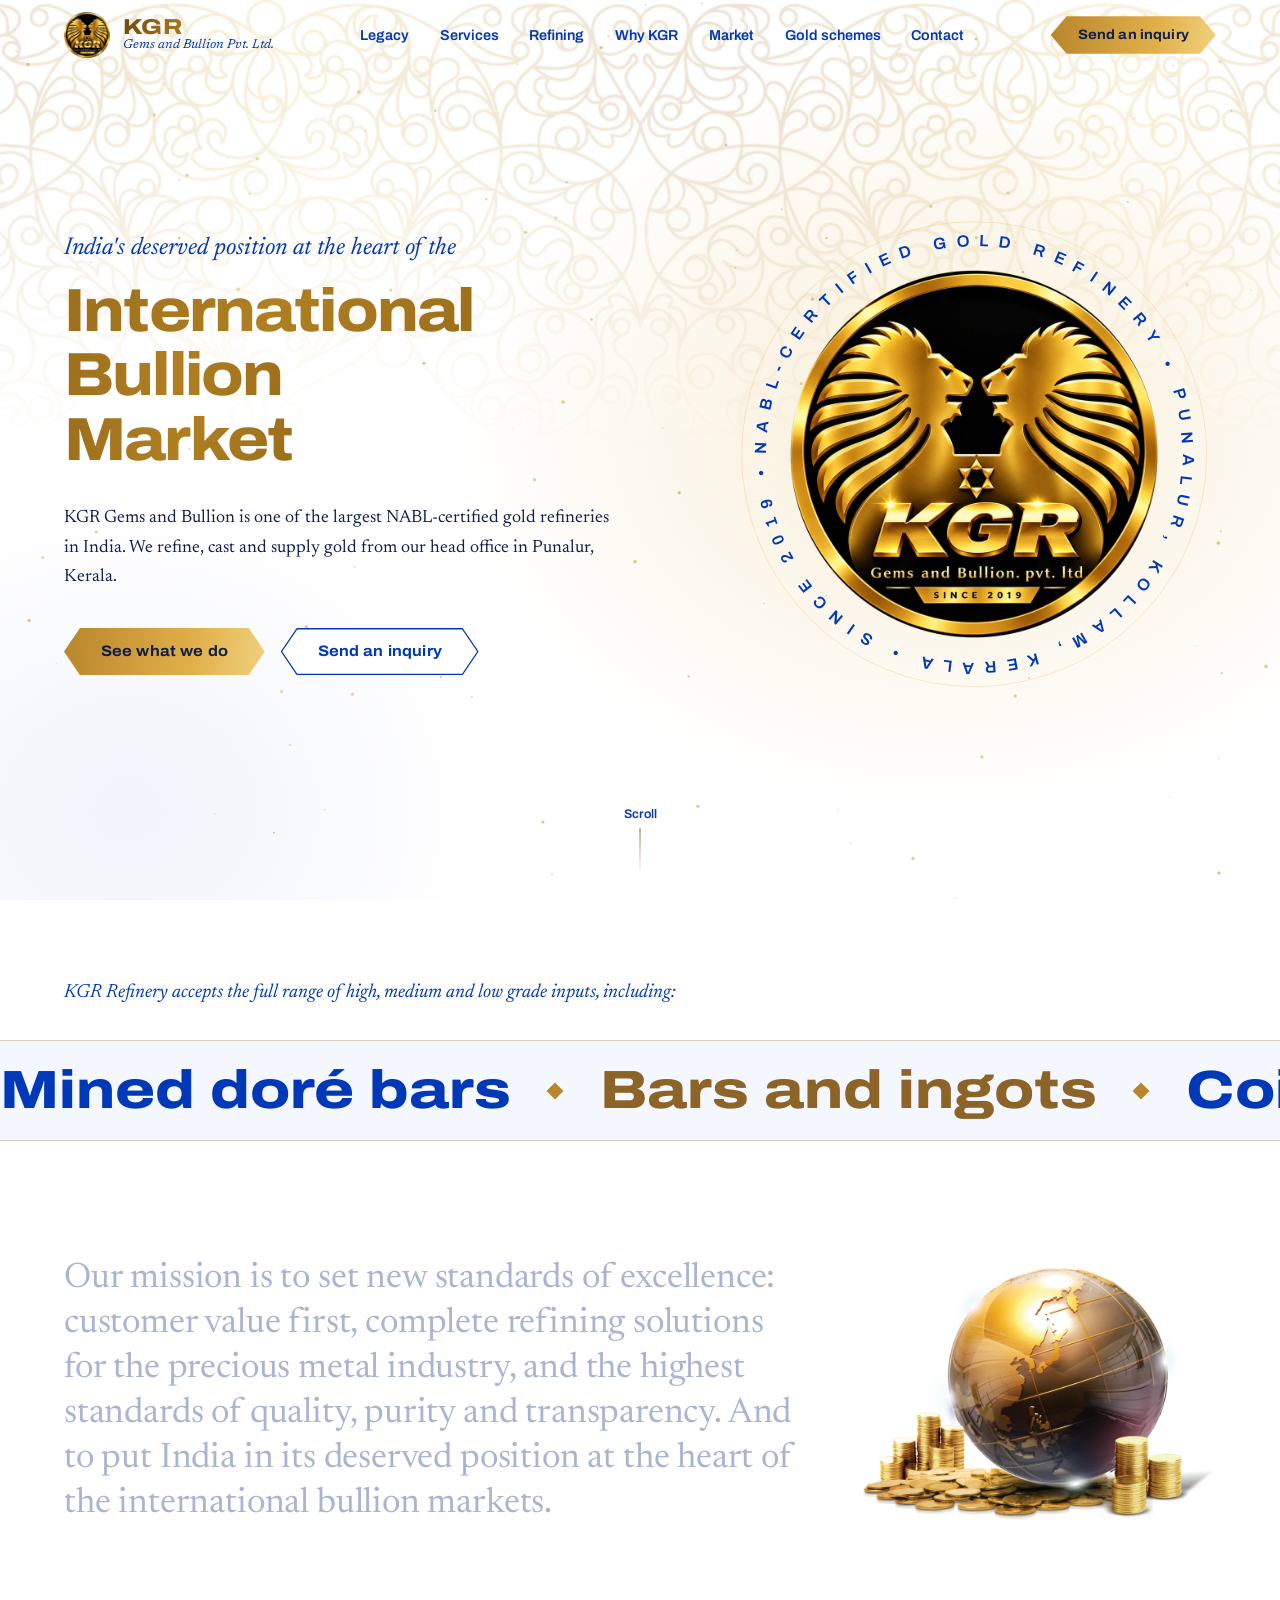
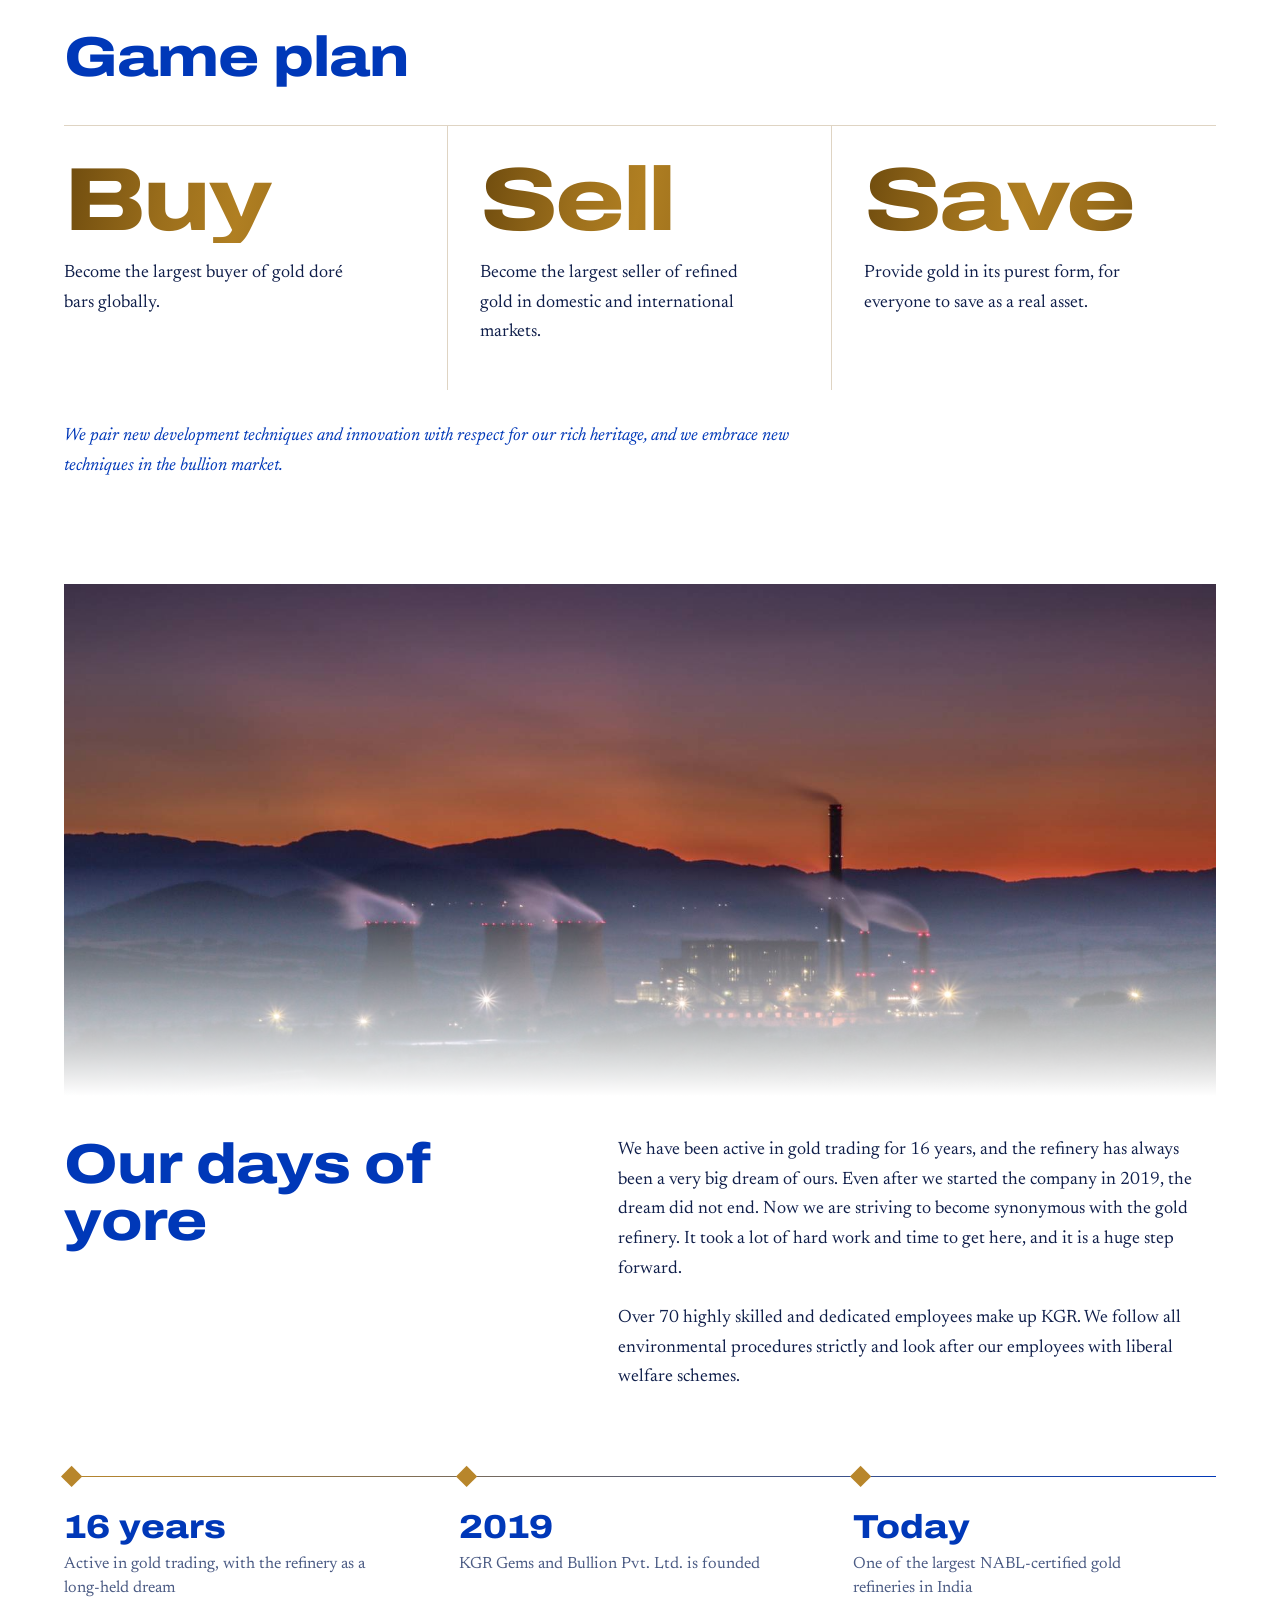
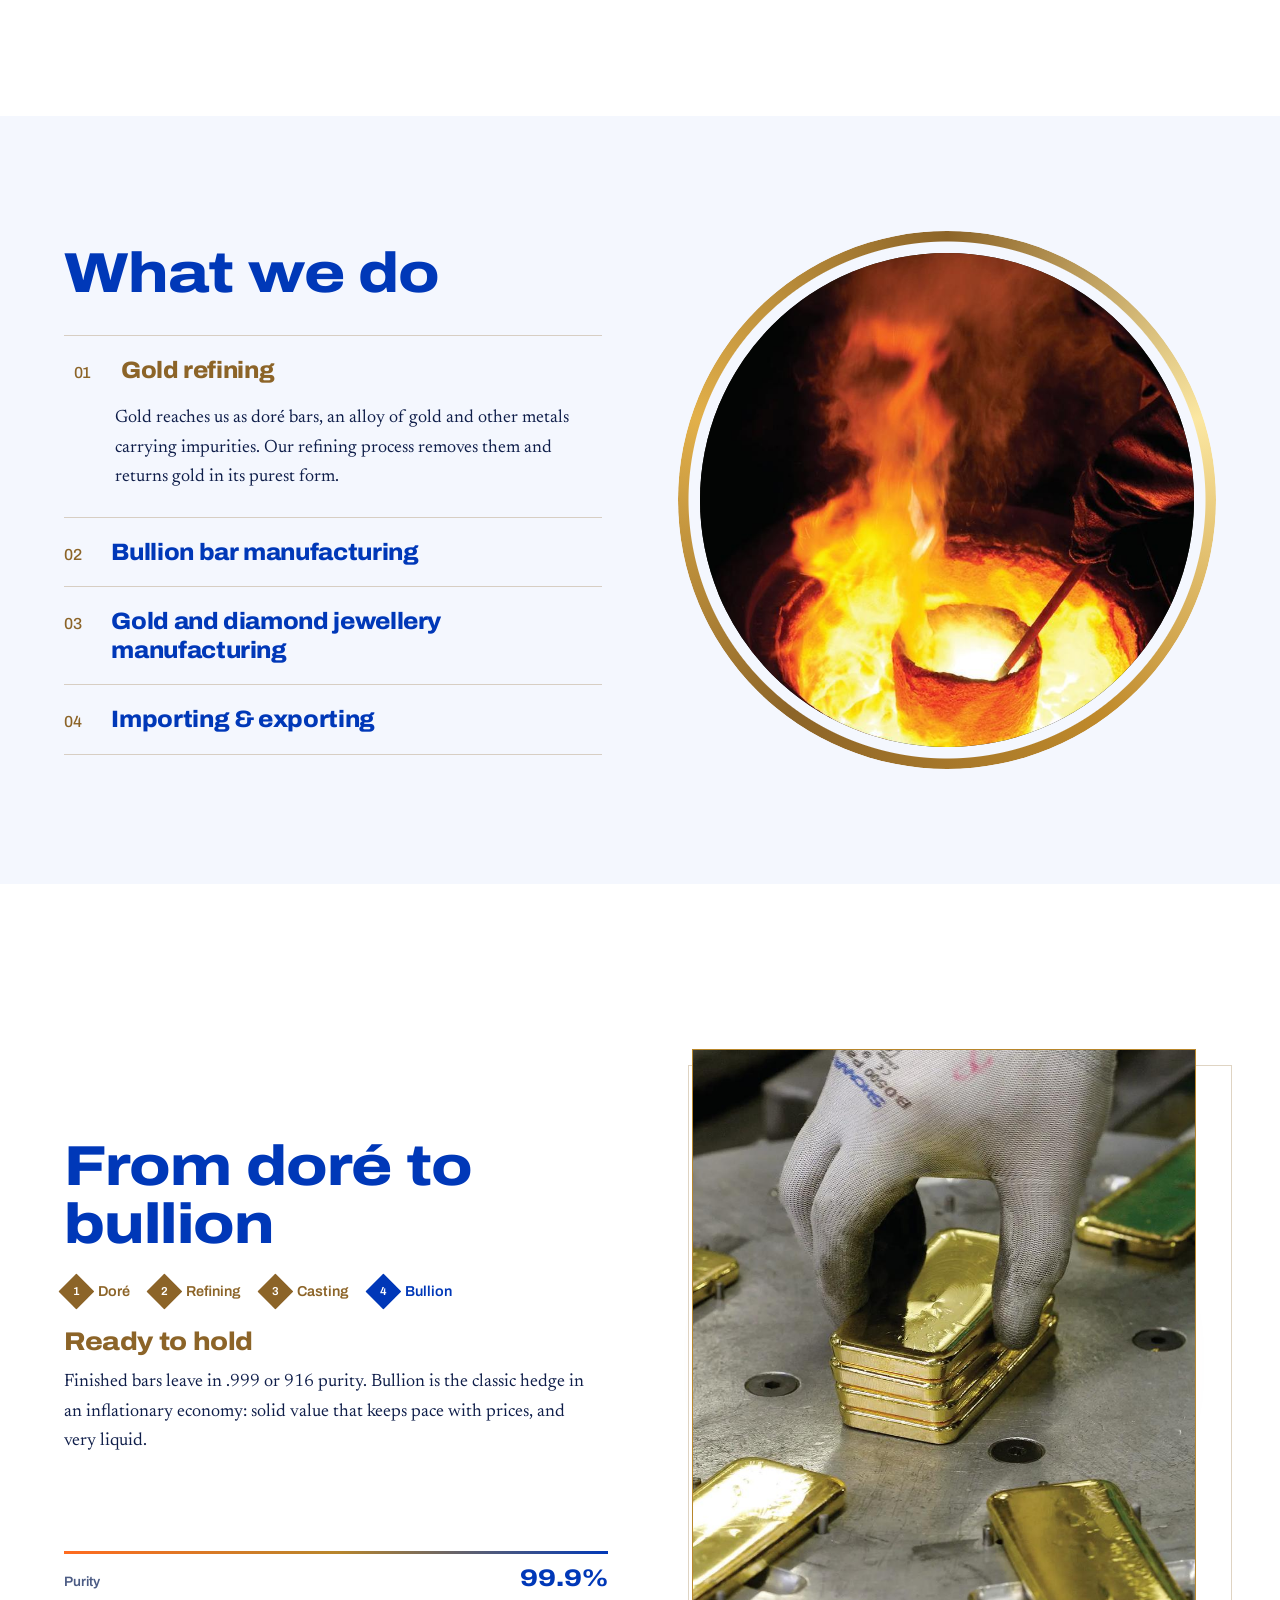
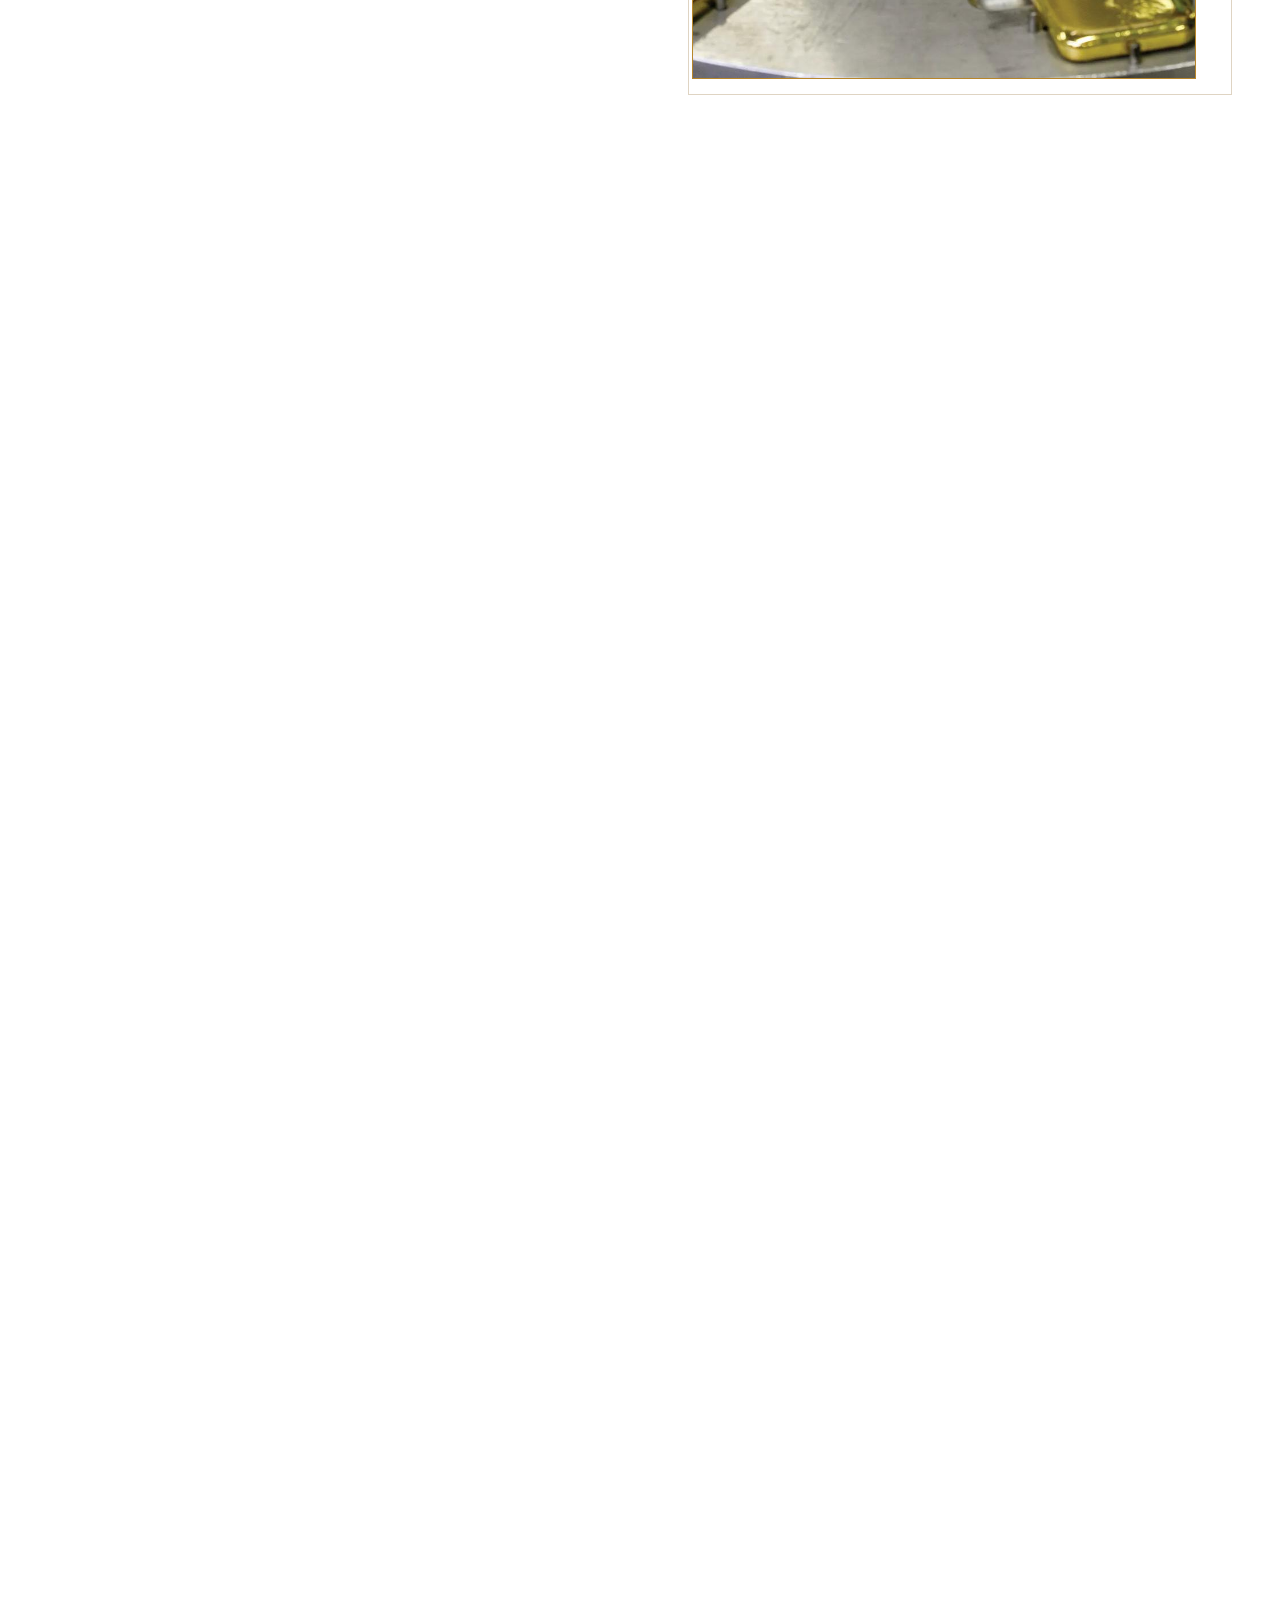
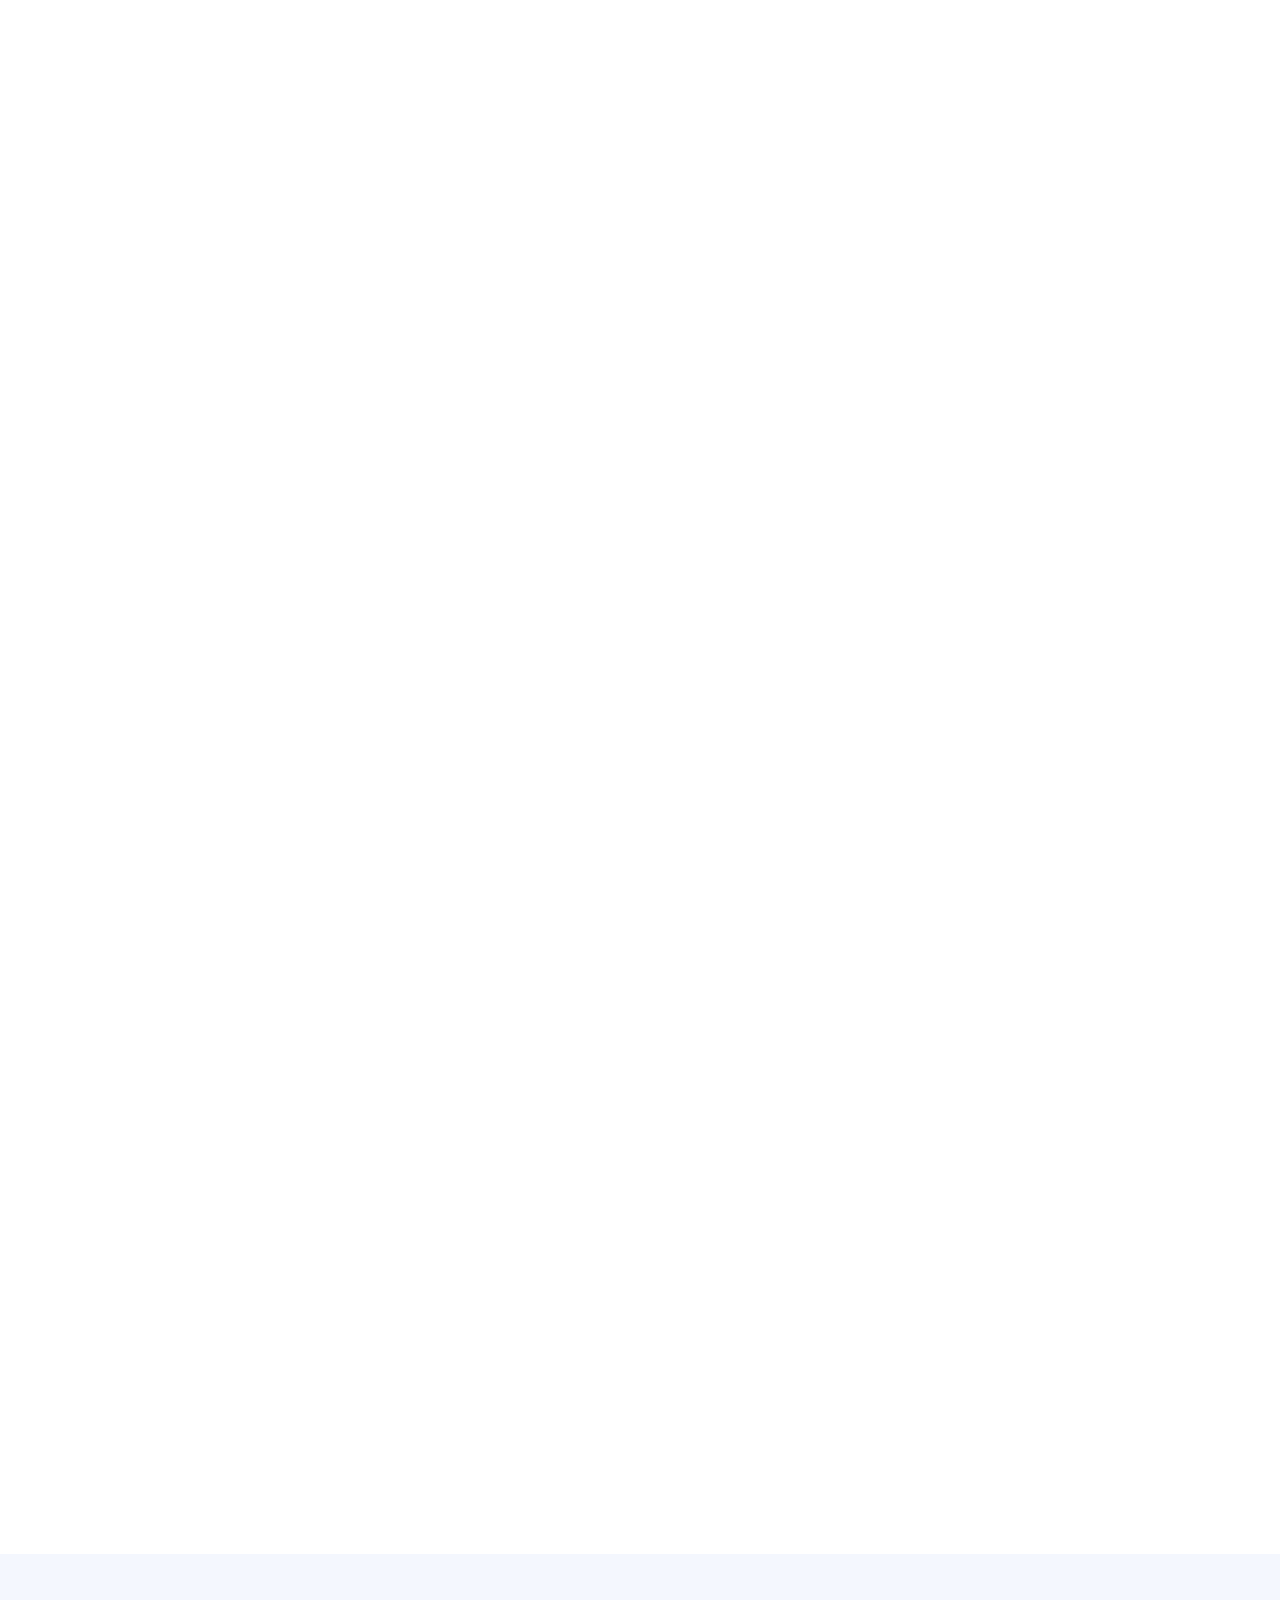
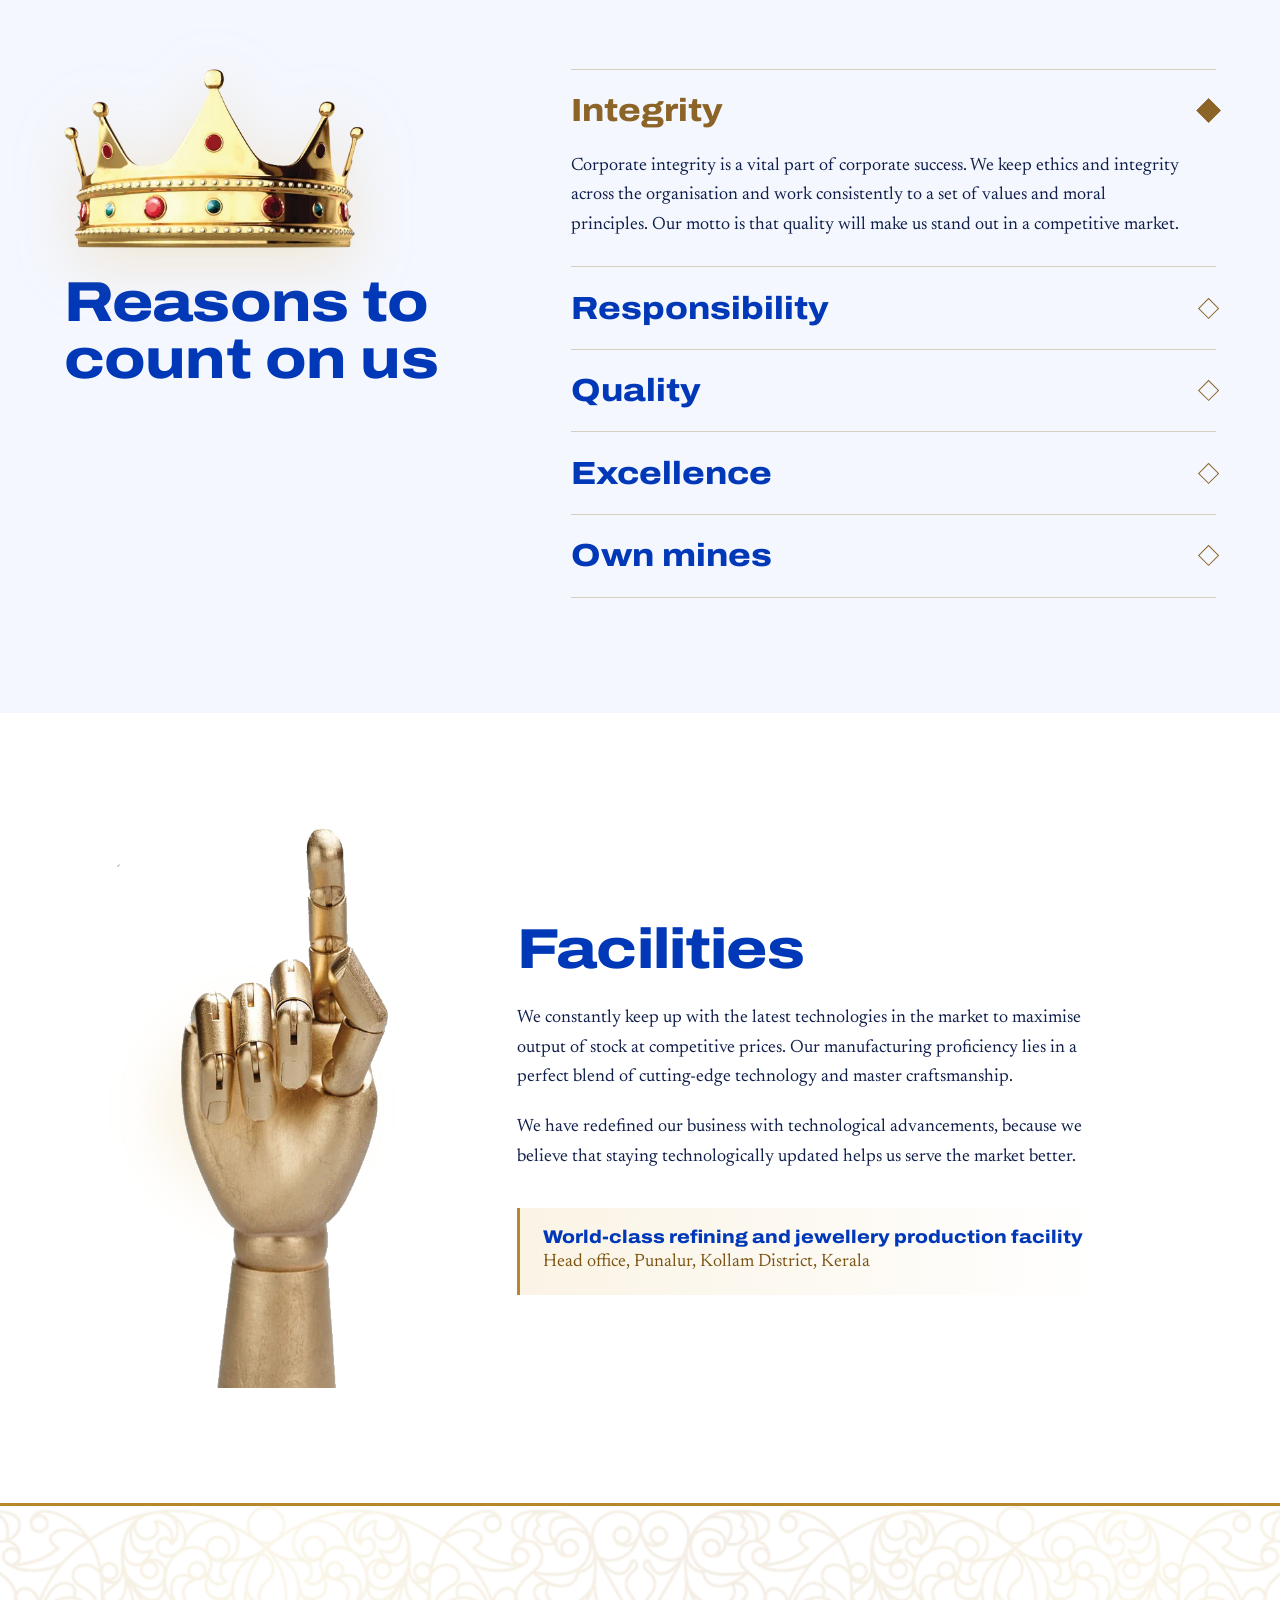
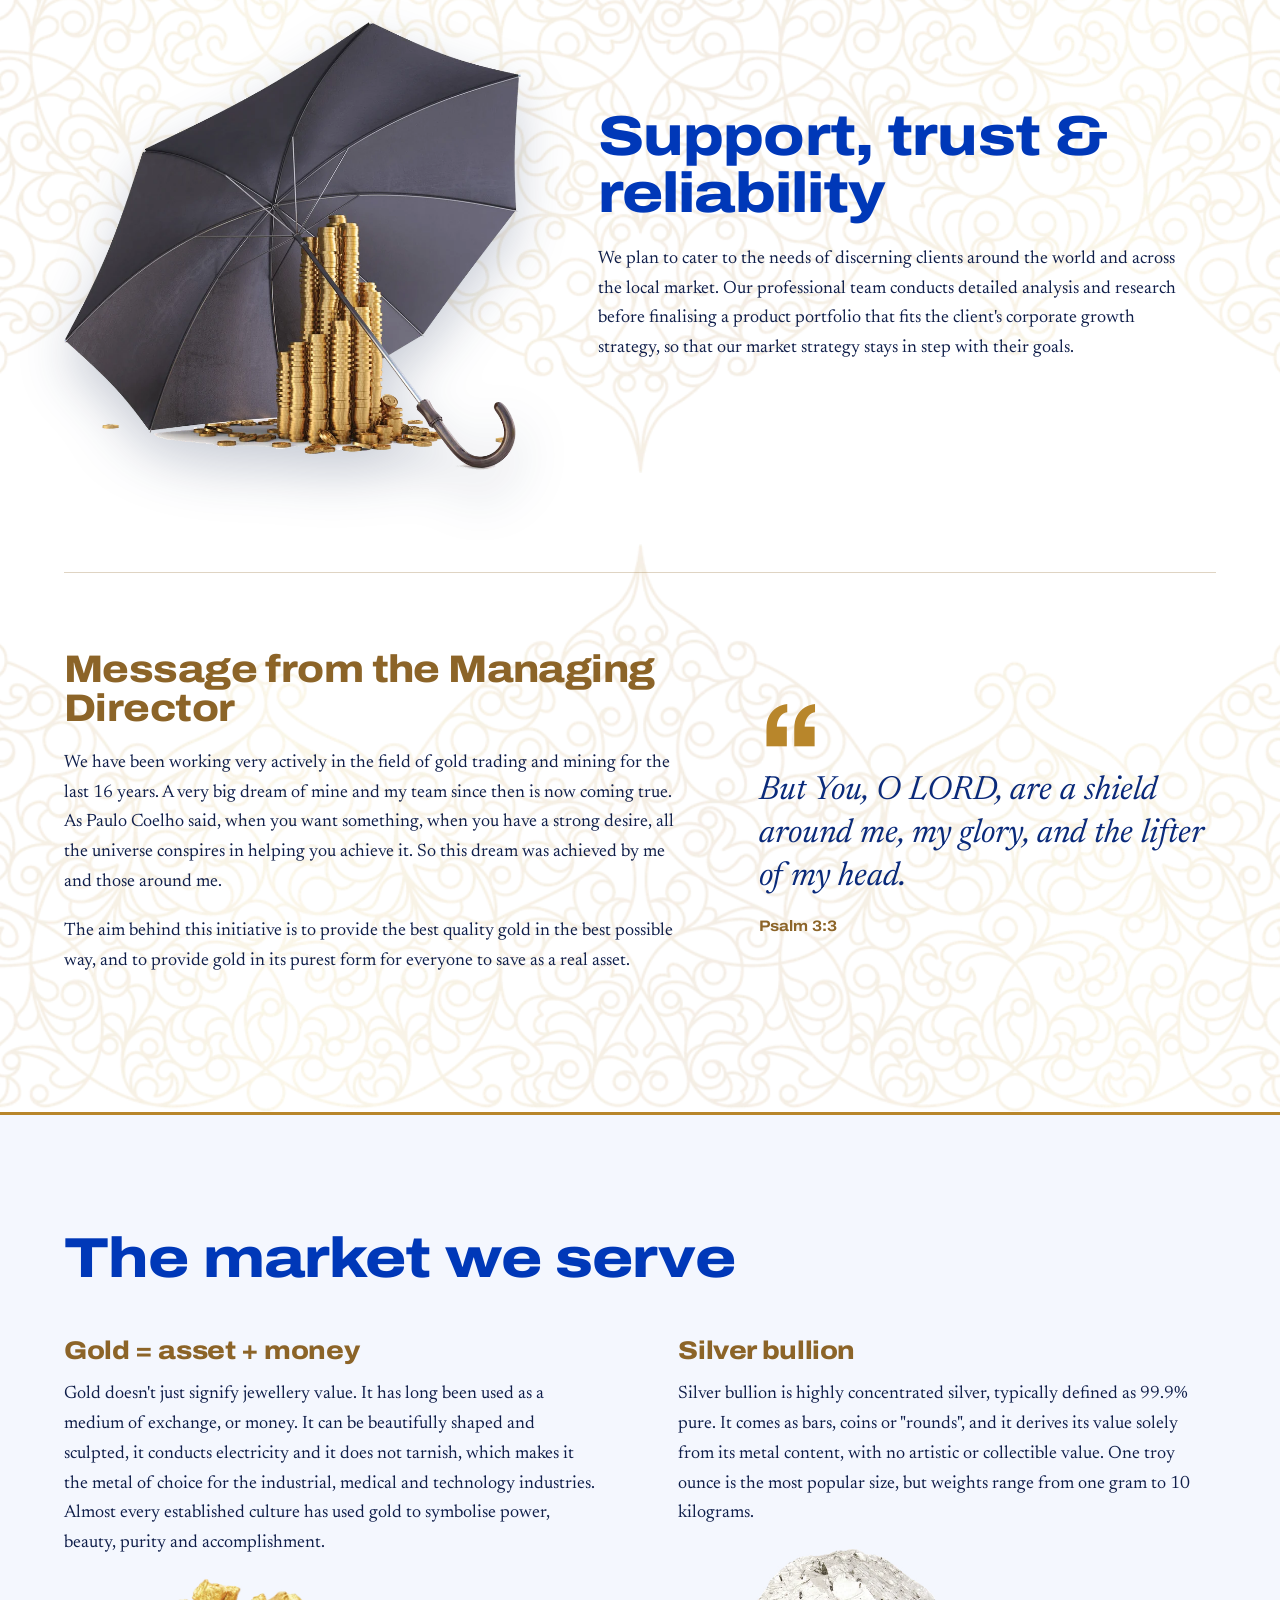
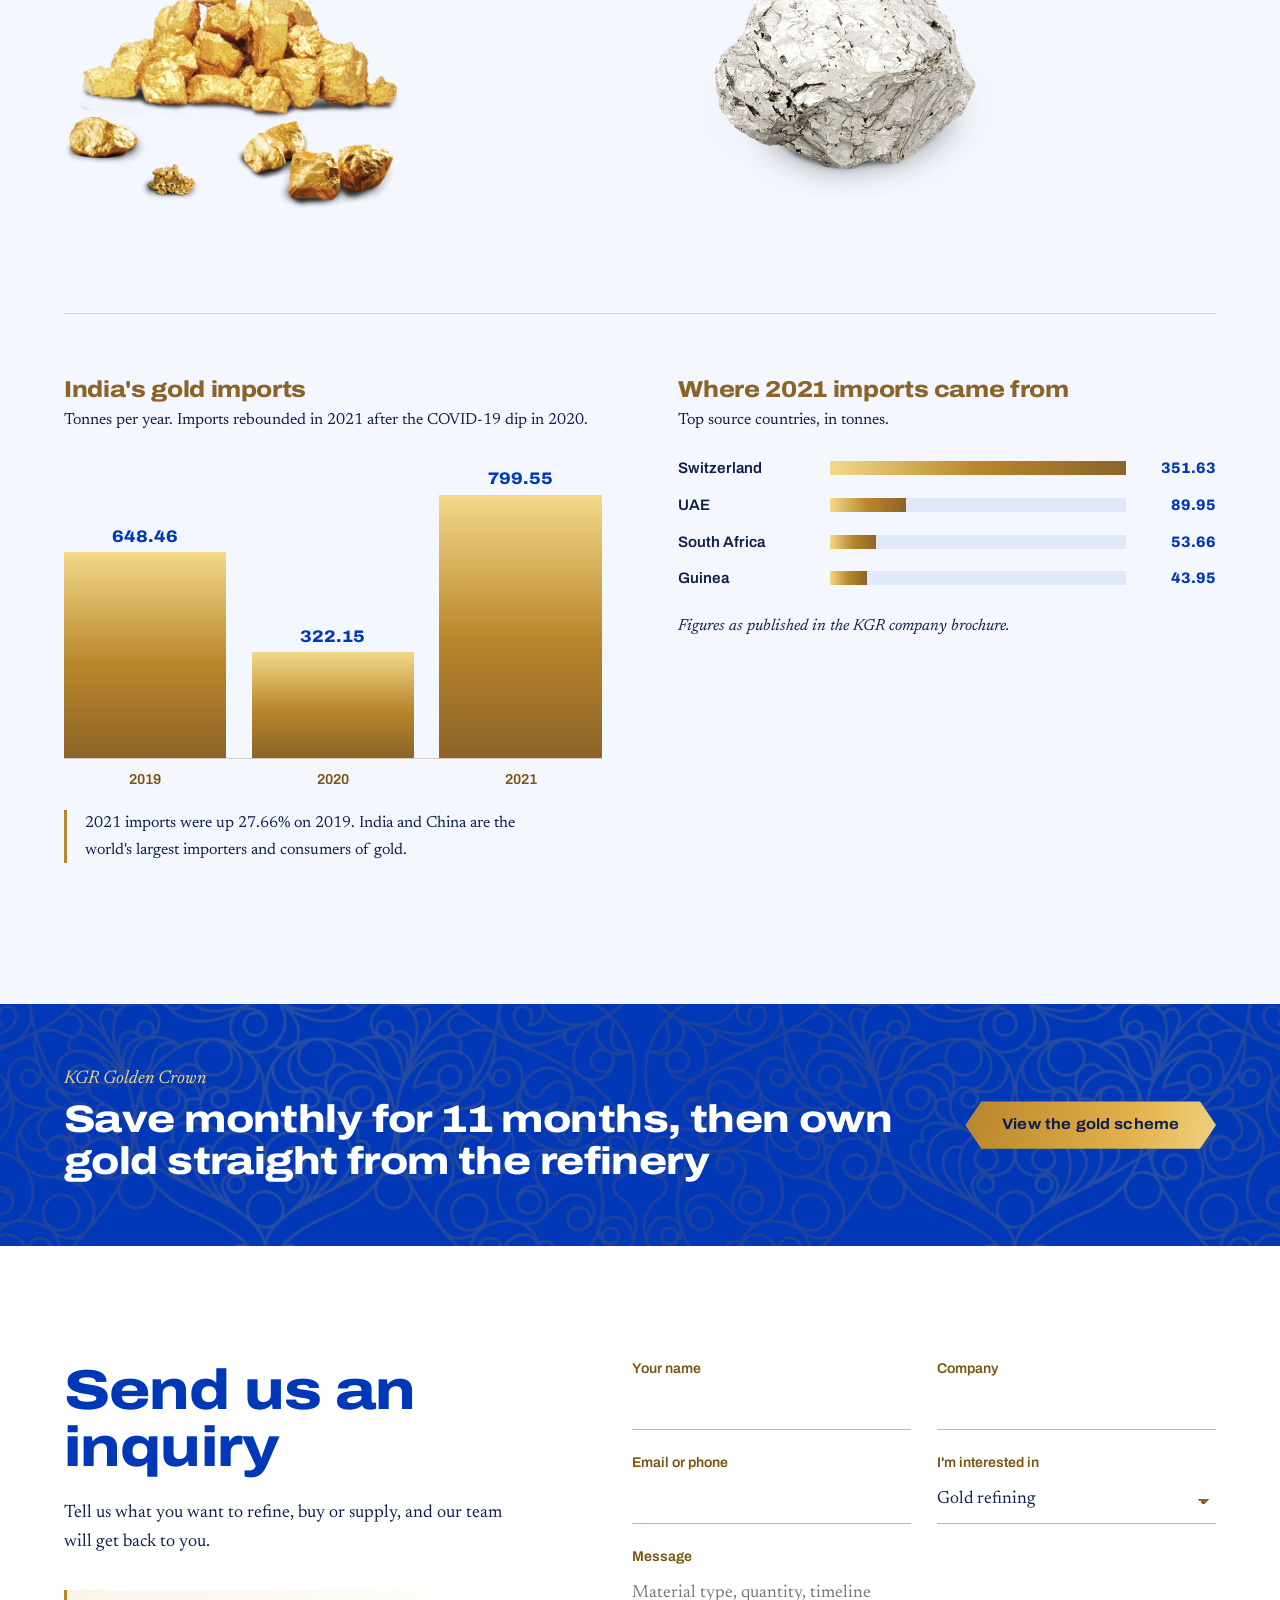
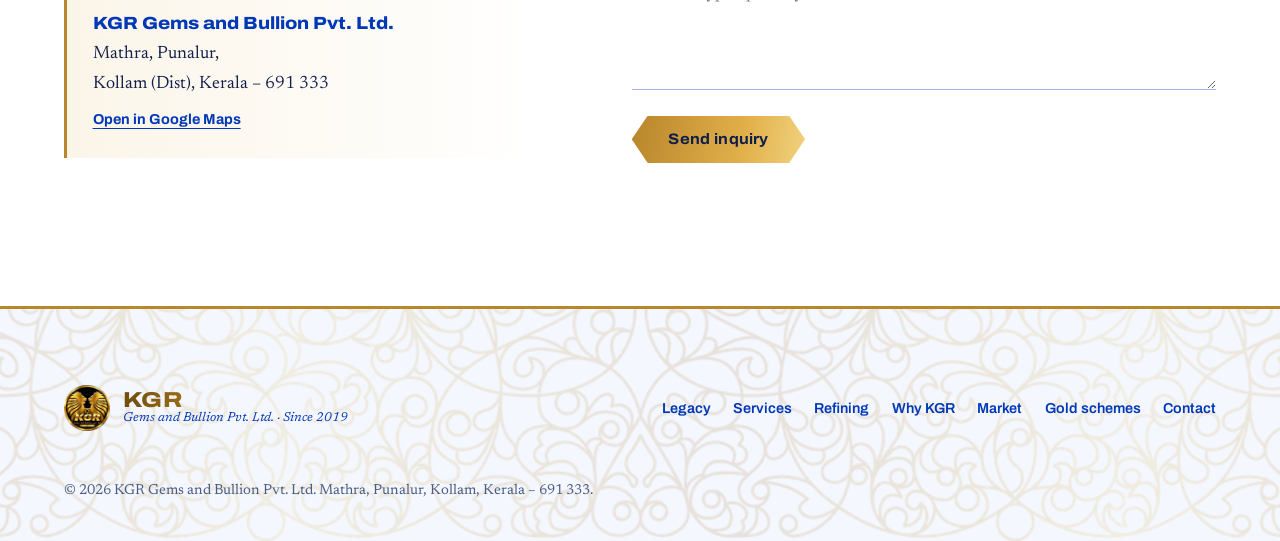
<file: index.html>
<!DOCTYPE html>
<html lang="en">
<head>
  <meta charset="utf-8">
  <meta name="viewport" content="width=device-width, initial-scale=1, viewport-fit=cover">
  <title>KGR Gems &amp; Bullion | Gold Refinery &amp; Diamond Jewellery Manufacturers</title>
  <meta name="description" content="Official website of KGR Gems and Bullion Private Limited. Certified gold refining, silver bullion, wholesale diamonds, and fine jewellery.">
  <link rel="canonical" href="https://kgrgemsandbullion.com/">
  <meta name="theme-color" content="#ffffff">
  
  <!-- Structured Data (JSON-LD) -->
  <script type="application/ld+json">
  {
    "@context": "https://schema.org",
    "@type": "JewelryStore",
    "name": "KGR Gems and Bullion Private Limited",
    "alternateName": "KGR Gems & Bullion",
    "url": "https://kgrgemsandbullion.com",
    "logo": "https://kgrgemsandbullion.com/logo.png",
    "description": "Active gold refinery, jewellery manufacturer, and bullion trading firm.",
    "sameAs": [
      "https://www.instagram.com/kgr_group_international",
      "https://www.indiamart.com/kgr-gems-and-bullion-private-limited/"
    ],
    "address": {
      "@type": "PostalAddress",
      "addressRegion": "Kerala",
      "addressCountry": "IN"
    }
  }
  </script>
  
  <!-- Open Graph / Social Sharing -->
  <meta property="og:type" content="website">
  <meta property="og:site_name" content="KGR Gems and Bullion">
  <meta property="og:title" content="KGR Gems and Bullion | NABL-Certified Gold Refinery">
  <meta property="og:description" content="One of India's largest NABL-certified gold refineries in Punalur, Kerala. Gold refining, bullion making, and jewelry manufacturing.">
  <meta property="og:image" content="assets/img/seal-gold.webp">
  
  <link rel="icon" type="image/webp" href="assets/img/logo.webp">
  <link rel="preconnect" href="https://fonts.googleapis.com">
  <link rel="preconnect" href="https://fonts.gstatic.com" crossorigin>
  <link rel="stylesheet" href="https://fonts.googleapis.com/css2?family=Archivo:wdth,wght@62..125,300..900&family=Newsreader:ital,opsz,wght@0,6..72,300..700;1,6..72,300..700&display=swap">
  <link rel="stylesheet" href="assets/css/styles.css">
  <script>document.documentElement.classList.add('js')</script>
</head>
<body>
  <div class="progress" aria-hidden="true"><i id="bar"></i></div>

  <header class="nav" id="nav">
    <a class="brand" href="#top" aria-label="KGR Gems and Bullion, home">
      <img src="assets/img/logo.webp" width="46" height="46" alt="KGR Gems and Bullion logo">
      <span><b>KGR</b><small>Gems and Bullion Pvt. Ltd.</small></span>
    </a>
    <nav class="links" aria-label="Primary">
      <a href="#legacy">Legacy</a>
      <a href="#services">Services</a>
      <a href="#process">Refining</a>
      <a href="#why">Why KGR</a>
      <a href="#market">Market</a>
      <a href="schemes.html">Gold schemes</a>
      <a href="#contact">Contact</a>
    </nav>
    <div class="nav-cta">
      <a class="btn btn-sm" href="#contact">Send an inquiry</a>
      <button class="burger" id="burger" aria-label="Open menu" aria-expanded="false"
        aria-controls="menu"><i></i><i></i><i></i></button>
    </div>
  </header>
  <div class="menu" id="menu">
    <a href="#legacy">Legacy</a>
    <a href="#services">Services</a>
    <a href="#process">Refining</a>
    <a href="#why">Why KGR</a>
    <a href="#market">Market</a>
    <a href="schemes.html">Gold schemes</a>
    <a href="#contact">Contact</a>
  </div>

  <main>
    <!-- ================= HERO ================= -->
    <section class="hero" id="top">
      <canvas class="dust" id="dust" aria-hidden="true"></canvas>
      <div class="lace lace-top" aria-hidden="true"></div>
      <div class="wrap hero-grid">
        <div class="hero-copy">
          <p class="lead fade" style="--d:.15s">India's deserved position at the heart of the</p>
          <h1 aria-label="International Bullion Market">
            <span class="ln" aria-hidden="true"><span style="--i:0">International</span></span>
            <span class="ln" aria-hidden="true"><span style="--i:1">Bullion</span></span>
            <span class="ln" aria-hidden="true"><span style="--i:2">Market</span></span>
          </h1>
          <p class="sub fade" style="--d:1s">KGR Gems and Bullion is one of the largest NABL-certified gold refineries
            in India. We refine, cast and supply gold from our head office in Punalur, Kerala.</p>
          <div class="cta fade" style="--d:1.2s">
            <a class="btn" href="#services">See what we do</a>
            <a class="btn btn-ghost" href="#contact">Send an inquiry</a>
          </div>
        </div>
        <div class="seal" id="seal">
          <div class="seal-tilt" id="sealTilt">
            <div class="seal-glow"></div>
            <svg class="ring-svg" viewBox="0 0 400 400" aria-hidden="true">
              <defs>
                <path id="ringPath" d="M28,200 a172,172 0 1,1 344,0 a172,172 0 1,1 -344,0" />
              </defs>
              <circle cx="200" cy="200" r="192" fill="none" stroke="rgba(226,176,74,.35)" stroke-width=".6" />
              <text>
                <textPath href="#ringPath" textLength="1068" lengthAdjust="spacing">NABL-CERTIFIED GOLD REFINERY &bull;
                  PUNALUR, KOLLAM, KERALA &bull; SINCE 2019 &bull; </textPath>
              </text>
            </svg>
            <div class="seal-logo">
              <img
                src="assets/img/seal-gold.webp"
                width="900" height="900"
                alt="KGR Gems and Bullion Pvt. Ltd. emblem: two golden lions facing each other above the KGR lettering">
              <i class="sheen" aria-hidden="true"></i>
              <i class="spark s1" aria-hidden="true"></i>
              <i class="spark s2" aria-hidden="true"></i>
            </div>
          </div>
        </div>
      </div>
      <a class="scroll-cue" href="#legacy" aria-label="Scroll to next section"><span>Scroll</span><i></i></a>
    </section>

    <!-- ================= INPUTS ================= -->
    <section class="inputs" aria-label="Materials the refinery accepts">
      <div class="wrap">
        <p class="inputs-lead">KGR Refinery accepts the full range of high, medium and low grade inputs, including:</p>
      </div>
      <div class="marquee" aria-hidden="false">
        <div class="mq-track" id="mqTrack">
          <ul class="mq">
            <li>Mined dor&eacute; bars</li>
            <li>Bars and ingots</li>
            <li>Coinage</li>
            <li>Manufacturing scrap and products</li>
            <li>Jewellery scrap</li>
          </ul>
        </div>
      </div>
    </section>

    <!-- ================= LEGACY ================= -->
    <section class="legacy section" id="legacy">
      <div class="wrap">
        <div class="legacy-top">
          <p class="statement" id="statement">Our mission is to set new standards of excellence: customer value first,
            complete refining solutions for the precious metal industry, and the highest standards of quality, purity
            and transparency. And to put India in its deserved position at the heart of the international bullion
            markets.</p>
          <img class="globe"
            src="assets/img/globe-map.webp"
            width="900" height="652" alt="A golden globe resting among stacks of gold coins">
        </div>

        <div class="plan">
          <h2>Game plan</h2>
          <div class="plan-grid">
            <article><b>Buy</b>
              <p>Become the largest buyer of gold dor&eacute; bars globally.</p>
            </article>
            <article><b>Sell</b>
              <p>Become the largest seller of refined gold in domestic and international markets.</p>
            </article>
            <article><b>Save</b>
              <p>Provide gold in its purest form, for everyone to save as a real asset.</p>
            </article>
          </div>
          <p class="plan-note">We pair new development techniques and innovation with respect for our rich heritage, and
            we embrace new techniques in the bullion market.</p>
        </div>

        <div class="yore">
          <div class="yore-img io">
            <div class="wipe"><img
                src="assets/img/history-shop.jpg"
                width="1700" height="905" alt="A gold refinery complex at dusk with cooling towers and glowing lights">
            </div>
          </div>
          <div class="yore-copy">
            <div>
              <h2>Our days of yore</h2>
            </div>
            <div>
              <p>We have been active in gold trading for 16 years, and the refinery has always been a very big dream of
                ours. Even after we started the company in 2019, the dream did not end. Now we are striving to become
                synonymous with the gold refinery. It took a lot of hard work and time to get here, and it is a huge
                step forward.</p>
              <p>Over 70 highly skilled and dedicated employees make up KGR. We follow all environmental procedures
                strictly and look after our employees with liberal welfare schemes.</p>
            </div>
          </div>
          <ol class="tl io">
            <li style="--d:.3s"><b>16 years</b><span>Active in gold trading, with the refinery as a long-held
                dream</span></li>
            <li style="--d:.9s"><b>2019</b><span>KGR Gems and Bullion Pvt. Ltd. is founded</span></li>
            <li style="--d:1.5s"><b>Today</b><span>One of the largest NABL-certified gold refineries in India</span>
            </li>
          </ol>
        </div>
      </div>
    </section>

    <!-- ================= SERVICES ================= -->
    <section class="services section" id="services">
      <div class="wrap svc-grid">
        <div class="svc-list">
          <h2>What we do</h2>
          <div class="svc-item on">
            <button class="svc-btn" aria-expanded="true"><i>01</i>Gold refining</button>
            <div class="svc-body">
              <div>
                <p>Gold reaches us as dor&eacute; bars, an alloy of gold and other metals carrying impurities. Our refining
                  process removes them and returns gold in its purest form.</p>
              </div>
            </div>
          </div>
          <div class="svc-item">
            <button class="svc-btn" aria-expanded="false"><i>02</i>Bullion bar manufacturing</button>
            <div class="svc-body">
              <div>
                <p>Gold bars and ingots recognised as at least 99.5% or 99.9% pure, in a variety of denominations and in
                  .999 or 916 purity. We are the number one supplier of gold and other metals to jewellers in South
                  India.</p>
              </div>
            </div>
          </div>
          <div class="svc-item">
            <button class="svc-btn" aria-expanded="false"><i>03</i>Gold and diamond jewellery manufacturing</button>
            <div class="svc-body">
              <div>
                <p>From bullion to jewellery, made with a blend of cutting-edge technology and master craftsmanship at
                  our own refining and production facility in Punalur.</p>
              </div>
            </div>
          </div>
          <div class="svc-item">
            <button class="svc-btn" aria-expanded="false"><i>04</i>Importing &amp; exporting</button>
            <div class="svc-body">
              <div>
                <p>We collaborate with the world's top mining companies to collect gold and refine it, supplying local
                  and international markets.</p>
              </div>
            </div>
          </div>
        </div>
        <div class="svc-stage" aria-hidden="true">
          <div class="svc-ring"></div>
          <div class="svc-disc">
            <div class="svc-img on"><img
                src="assets/img/svc-gold-refining.jpg"
                width="760" height="759" alt=""></div>
            <div class="svc-img cut"><img
                src="assets/img/svc-bullion-making.webp"
                width="940" height="682" alt=""></div>
            <div class="svc-img"><img
                src="assets/img/svc-gold-manufacturing.jpg"
                width="481" height="480" alt=""></div>
            <div class="svc-img cut dark"><img
                src="assets/img/svc-import-export.webp"
                width="587" height="574" alt=""></div>
          </div>
        </div>
      </div>
    </section>

    <!-- ================= PROCESS (pinned) ================= -->
    <section class="proc" id="process" aria-label="From doré to bullion">
      <div class="proc-stage">
        <canvas class="embers" id="embers" aria-hidden="true"></canvas>
        <div class="wrap proc-inner">
          <div class="proc-text">
            <h2>From dor&eacute; to bullion</h2>
            <ol class="steps" id="steps">
              <li class="on"><i><em>1</em></i><span>Dor&eacute;</span></li>
              <li><i><em>2</em></i><span>Refining</span></li>
              <li><i><em>3</em></i><span>Casting</span></li>
              <li><i><em>4</em></i><span>Bullion</span></li>
            </ol>
            <div class="panels" id="panels">
              <article class="panel on">
                <h3>Dor&eacute; arrives</h3>
                <p>The gold we receive for purification is called a dor&eacute; bar: an alloy of gold and other metals. It is
                  extracted from mined ore and is not yet pure, so impurities have to be removed.</p>
              </article>
              <article class="panel">
                <h3>Refined in fire</h3>
                <p>The refining process removes those impurities. Our refinery accepts high, medium and low grade
                  inputs, from mined dor&eacute; to jewellery scrap, and turns them into gold in its purest form.</p>
              </article>
              <article class="panel">
                <h3>Cast into bullion</h3>
                <p>Refined gold is cast into bars and ingots. Bullion is gold officially recognised as at least 99.5% or
                  99.9% pure, and it comes in a variety of denominations.</p>
              </article>
              <article class="panel">
                <h3>Ready to hold</h3>
                <p>Finished bars leave in .999 or 916 purity. Bullion is the classic hedge in an inflationary economy:
                  solid value that keeps pace with prices, and very liquid.</p>
              </article>
            </div>
            <div class="meter">
              <div class="track"><i id="meterFill"></i></div>
              <p><span>Purity</span><b id="pv">Alloy</b></p>
            </div>
          </div>
          <div class="proc-frame">
            <div class="pf-glow" id="pfGlow"></div>
            <div class="frame-box" id="frameBox">
              <div class="layer"><img
                  src="assets/img/proc-dore-bars.jpg"
                  width="997" height="993" alt="Worker handling unrefined dor&eacute; bars in casting molds"></div>
              <div class="layer"><img
                  src="assets/img/proc-molten-gold.jpg"
                  width="1300" height="994" alt="A crucible pouring molten gold into a mold"></div>
              <div class="layer"><img
                  src="assets/img/proc-gold-bars.jpg"
                  width="938" height="934" alt="Freshly cast gold bars in a mold"></div>
              <div class="layer"><img
                  src="assets/img/proc-pure-gold.jpg"
                  width="1100" height="1099" alt="Gloved hands stacking finished gold bars"></div>
              <div class="front" id="front"></div>
            </div>
          </div>
        </div>
      </div>
    </section>

    <!-- ================= WHY ================= -->
    <section class="why section" id="why">
      <div class="wrap why-grid">
        <div class="why-head">
          <img class="crown"
            src="assets/img/why-crown.webp"
            width="441" height="263" alt="A golden crown set with red and green jewels">
          <h2>Reasons to count on us</h2>
        </div>
        <div class="vals" id="vals">
          <div class="val on">
            <button aria-expanded="true">Integrity<i></i></button>
            <div class="val-body">
              <div>
                <p>Corporate integrity is a vital part of corporate success. We keep ethics and integrity across the
                  organisation and work consistently to a set of values and moral principles. Our motto is that quality
                  will make us stand out in a competitive market.</p>
              </div>
            </div>
          </div>
          <div class="val">
            <button aria-expanded="false">Responsibility<i></i></button>
            <div class="val-body">
              <div>
                <p>The first and foremost factor of a business is to be answerable to its shareholders, stakeholders and
                  the owners who have invested money in it. We take that responsibility seriously.</p>
              </div>
            </div>
          </div>
          <div class="val">
            <button aria-expanded="false">Quality<i></i></button>
            <div class="val-body">
              <div>
                <p>Worldwide acknowledgment of better product quality and a wide range of high-quality standards are our
                  prime areas of focus. Quality is the prime trademark value of gold, and we don't compromise on it at
                  any cost.</p>
              </div>
            </div>
          </div>
          <div class="val">
            <button aria-expanded="false">Excellence<i></i></button>
            <div class="val-body">
              <div>
                <p>We follow extraordinary practices in managing the organisation and delivering results. Excellence is
                  both a goal in itself and the way to achieve that goal.</p>
              </div>
            </div>
          </div>
          <div class="val">
            <button aria-expanded="false">Own mines<i></i></button>
            <div class="val-body">
              <div>
                <p>Mining the ore is just one stage in a long, complex process. Significant exploration and development
                  must happen first, both to size the mineral deposit and to plan how to extract and process the ore
                  efficiently, safely and responsibly. It can take 10 to 20 years after a deposit is discovered before a
                  mine is ready to produce material that can be refined into bullion.</p>
              </div>
            </div>
          </div>
        </div>
      </div>
    </section>

    <!-- ================= FACILITIES ================= -->
    <section class="fac section" id="facilities">
      <div class="wrap fac-grid">
        <div class="fac-img"><img
            src="assets/img/facility-refinery.webp"
            width="437" height="904" alt="A golden wooden hand pointing upward"></div>
        <div>
          <h2>Facilities</h2>
          <p>We constantly keep up with the latest technologies in the market to maximise output of stock at competitive
            prices. Our manufacturing proficiency lies in a perfect blend of cutting-edge technology and master
            craftsmanship.</p>
          <p>We have redefined our business with technological advancements, because we believe that staying
            technologically updated helps us serve the market better.</p>
          <div class="site"><b>World-class refining and jewellery production facility</b><span>Head office, Punalur,
              Kollam District, Kerala</span></div>
        </div>
      </div>
    </section>

    <!-- ================= GOLD PANEL: SUPPORT + MD ================= -->
    <section class="gold section" id="director">
      <div class="lace-dark ld-top" aria-hidden="true"></div>
      <div class="lace-dark ld-bot" aria-hidden="true"></div>
      <div class="wrap">
        <div class="gp-row gp-support">
          <img
            src="assets/img/director-portrait.webp"
            width="900" height="883" alt="A dark umbrella sheltering a tall stack of gold coins">
          <div>
            <h2>Support, trust &amp; reliability</h2>
            <p>We plan to cater to the needs of discerning clients around the world and across the local market. Our
              professional team conducts detailed analysis and research before finalising a product portfolio that fits
              the client's corporate growth strategy, so that our market strategy stays in step with their goals.</p>
          </div>
        </div>
        <div class="gp-row gp-md">
          <div>
            <h3>Message from the Managing Director</h3>
            <p>We have been working very actively in the field of gold trading and mining for the last 16 years. A very
              big dream of mine and my team since then is now coming true. As Paulo Coelho said, when you want
              something, when you have a strong desire, all the universe conspires in helping you achieve it. So this
              dream was achieved by me and those around me.</p>
            <p>The aim behind this initiative is to provide the best quality gold in the best possible way, and to
              provide gold in its purest form for everyone to save as a real asset.</p>
          </div>
          <figure class="psalm">
            <span class="qm" aria-hidden="true">&ldquo;</span>
            <q>But You, O LORD, are a shield around me, my glory, and the lifter of my head.</q>
            <figcaption>Psalm 3:3</figcaption>
          </figure>
        </div>
      </div>
    </section>

    <!-- ================= MARKET ================= -->
    <section class="market section" id="market">
      <div class="wrap">
        <h2>The market we serve</h2>
        <div class="mk-cols">
          <div class="mk-col">
            <h3>Gold = asset + money</h3>
            <p>Gold doesn't just signify jewellery value. It has long been used as a medium of exchange, or money. It
              can be beautifully shaped and sculpted, it conducts electricity and it does not tarnish, which makes it
              the metal of choice for the industrial, medical and technology industries. Almost every established
              culture has used gold to symbolise power, beauty, purity and accomplishment.</p>
            <img
              src="assets/img/market-history.webp"
              width="760" height="518" alt="A heap of raw gold nuggets">
          </div>
          <div class="mk-col">
            <h3>Silver bullion</h3>
            <p>Silver bullion is highly concentrated silver, typically defined as 99.9% pure. It comes as bars, coins or
              "rounds", and it derives its value solely from its metal content, with no artistic or collectible value.
              One troy ounce is the most popular size, but weights range from one gram to 10 kilograms.</p>
            <img
              src="assets/img/market-bars.webp"
              width="640" height="481" alt="A raw chunk of silver">
          </div>
        </div>

        <div class="charts">
          <div class="chart io">
            <h3>India's gold imports</h3>
            <p>Tonnes per year. Imports rebounded in 2021 after the COVID-19 dip in 2020.</p>
            <div class="vbars">
              <div class="vbar">
                <div class="col" style="--v:78.3;--d:.1s"><b data-count="836.38" data-dec="2">0</b></div>
              </div>
              <div class="vbar">
                <div class="col" style="--v:40.3;--d:.3s"><b data-count="430.11" data-dec="2">0</b></div>
              </div>
              <div class="vbar">
                <div class="col" style="--v:100;--d:.5s"><b data-count="1067.72" data-dec="2">0</b></div>
              </div>
            </div>
            <div class="vlabels"><span>2019</span><span>2020</span><span>2021</span></div>
            <p class="note-callout">2021 imports were up 27.66% on 2019. India and China are the world's largest
              importers and consumers of gold.</p>
          </div>
          <div class="chart io">
            <h3>Where 2021 imports came from</h3>
            <p>Top source countries, in tonnes.</p>
            <div class="hbars">
              <div class="hbar"><span>Switzerland</span>
                <div class="t"><i style="--v:100;--d:.1s"></i></div><b data-count="469.66" data-dec="2">0</b>
              </div>
              <div class="hbar"><span>UAE</span>
                <div class="t"><i style="--v:25.6;--d:.3s"></i></div><b data-count="120.16" data-dec="2">0</b>
              </div>
              <div class="hbar"><span>South Africa</span>
                <div class="t"><i style="--v:15.3;--d:.5s"></i></div><b data-count="71.68" data-dec="2">0</b>
              </div>
              <div class="hbar"><span>Guinea</span>
                <div class="t"><i style="--v:12.5;--d:.7s"></i></div><b data-count="58.72" data-dec="2">0</b>
              </div>
            </div>
            <p class="src">Figures as published in the KGR company brochure.</p>
          </div>
        </div>
      </div>
    </section>

    <!-- ================= SCHEME TEASER ================= -->
    <section class="teaser" aria-labelledby="teaser-h">
      <div class="wrap teaser-in">
        <div>
          <p class="teaser-kicker">KGR Golden Crown</p>
          <h2 id="teaser-h">Save monthly for 11 months, then own gold straight from the refinery</h2>
        </div>
        <a class="btn" href="schemes.html">View the gold scheme</a>
      </div>
    </section>

    <!-- ================= CONTACT ================= -->
    <section class="contact section" id="contact">
      <div class="wrap ct-grid">
        <div class="ct-info">
          <h2>Send us an inquiry</h2>
          <p>Tell us what you want to refine, buy or supply, and our team will get back to you.</p>
          <address class="addr">
            <b>KGR Gems and Bullion Pvt. Ltd.</b>
            Mathra, Punalur,<br>Kollam (Dist), Kerala &ndash; 691 333
            <br><a
              href="https://www.google.com/maps/search/?api=1&amp;query=Mathra%2C+Punalur%2C+Kollam%2C+Kerala+691333"
              target="_blank" rel="noopener">Open in Google Maps</a>
          </address>
        </div>
        <form id="form" novalidate>
          <div class="f-row">
            <div class="field"><label for="f-name">Your name</label><input id="f-name" name="name" autocomplete="name"
                required></div>
            <div class="field"><label for="f-co">Company</label><input id="f-co" name="company"
                autocomplete="organization"></div>
          </div>
          <div class="f-row">
            <div class="field"><label for="f-contact">Email or phone</label><input id="f-contact" name="contact"
                autocomplete="email" required></div>
            <div class="field"><label for="f-topic">I'm interested in</label>
              <select id="f-topic" name="topic">
                <option>Gold refining</option>
                <option>Bullion bar manufacturing</option>
                <option>Gold and diamond jewellery manufacturing</option>
                <option>Importing &amp; exporting</option>
                <option>Something else</option>
              </select>
            </div>
          </div>
          <div class="field"><label for="f-msg">Message</label><textarea id="f-msg" name="message"
              placeholder="Material type, quantity, timeline"></textarea></div>
          <div class="form-foot">
            <button class="btn" type="submit">Send inquiry</button>
            <p class="status" id="status" role="status" aria-live="polite"></p>
          </div>
        </form>
      </div>
    </section>
  </main>

  <footer>
    <div class="lace-bot" aria-hidden="true"></div>
    <div class="wrap">
      <div class="ft">
        <a class="brand" href="#top" aria-label="Back to top">
          <img src="assets/img/logo.webp" width="46" height="46" alt="KGR Gems and Bullion logo">
          <span><b>KGR</b><small>Gems and Bullion Pvt. Ltd. &middot; Since 2019</small></span>
        </a>
        <nav aria-label="Footer">
          <a href="#legacy">Legacy</a><a href="#services">Services</a><a href="#process">Refining</a><a href="#why">Why
            KGR</a><a href="#market">Market</a><a href="schemes.html">Gold schemes</a><a href="#contact">Contact</a>
        </nav>
      </div>
      <p class="copy">&copy; 2026 KGR Gems and Bullion Pvt. Ltd. Mathra, Punalur, Kollam, Kerala &ndash; 691 333.</p>
    </div>
  </footer>

  <script src="assets/js/main.js" defer></script>
</body>
</html>
</file>
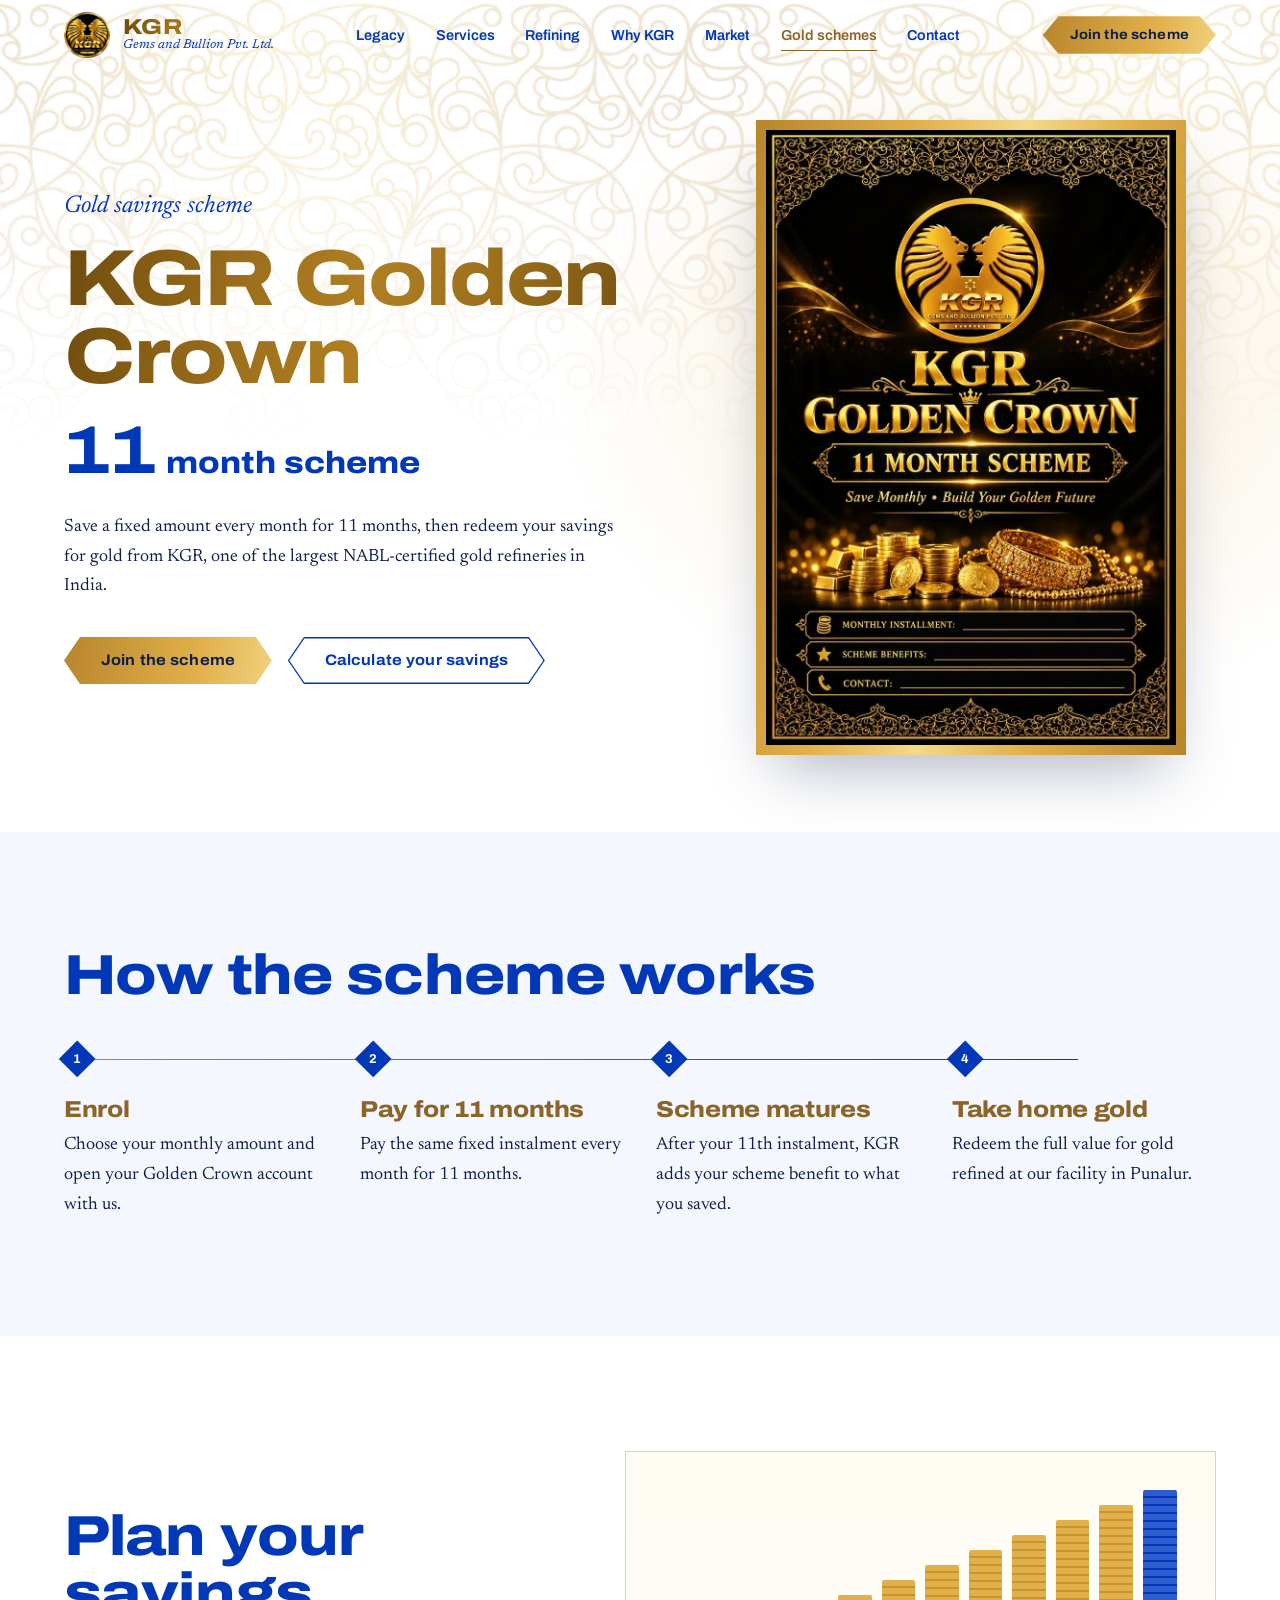
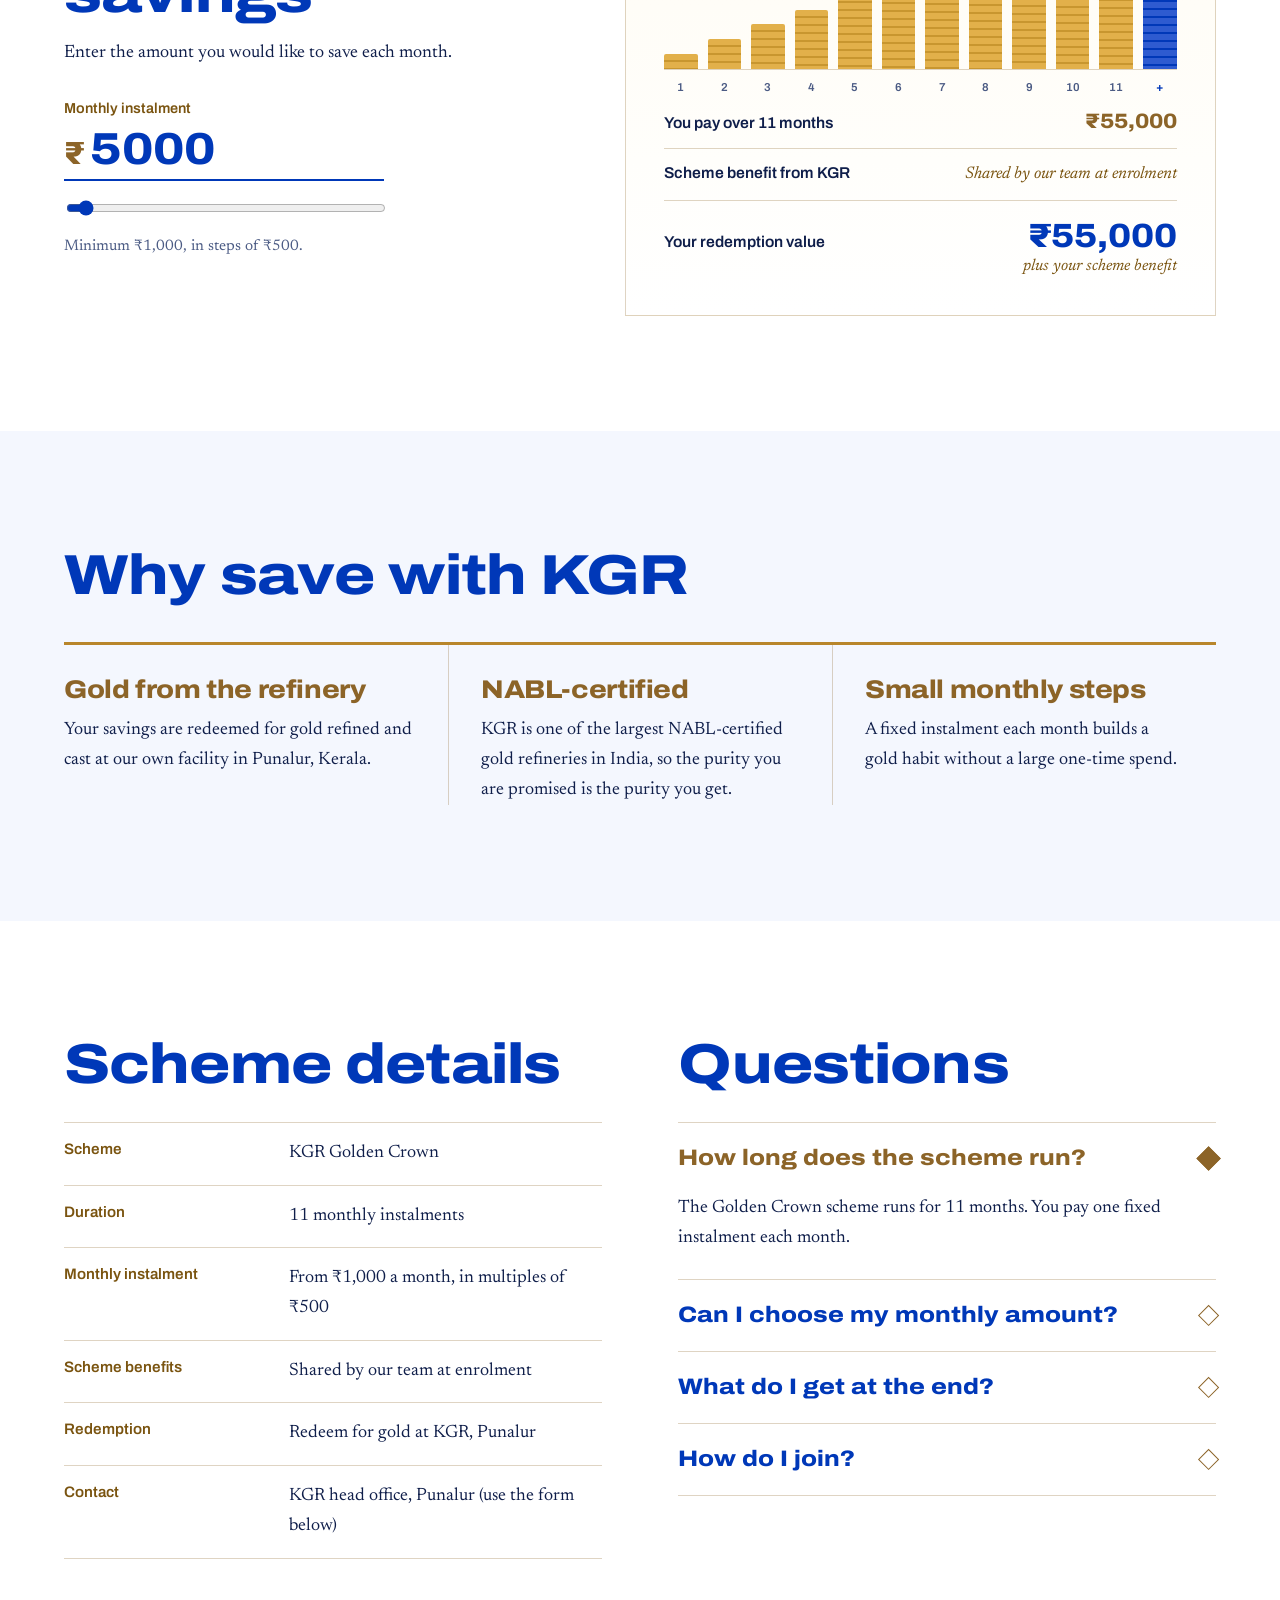
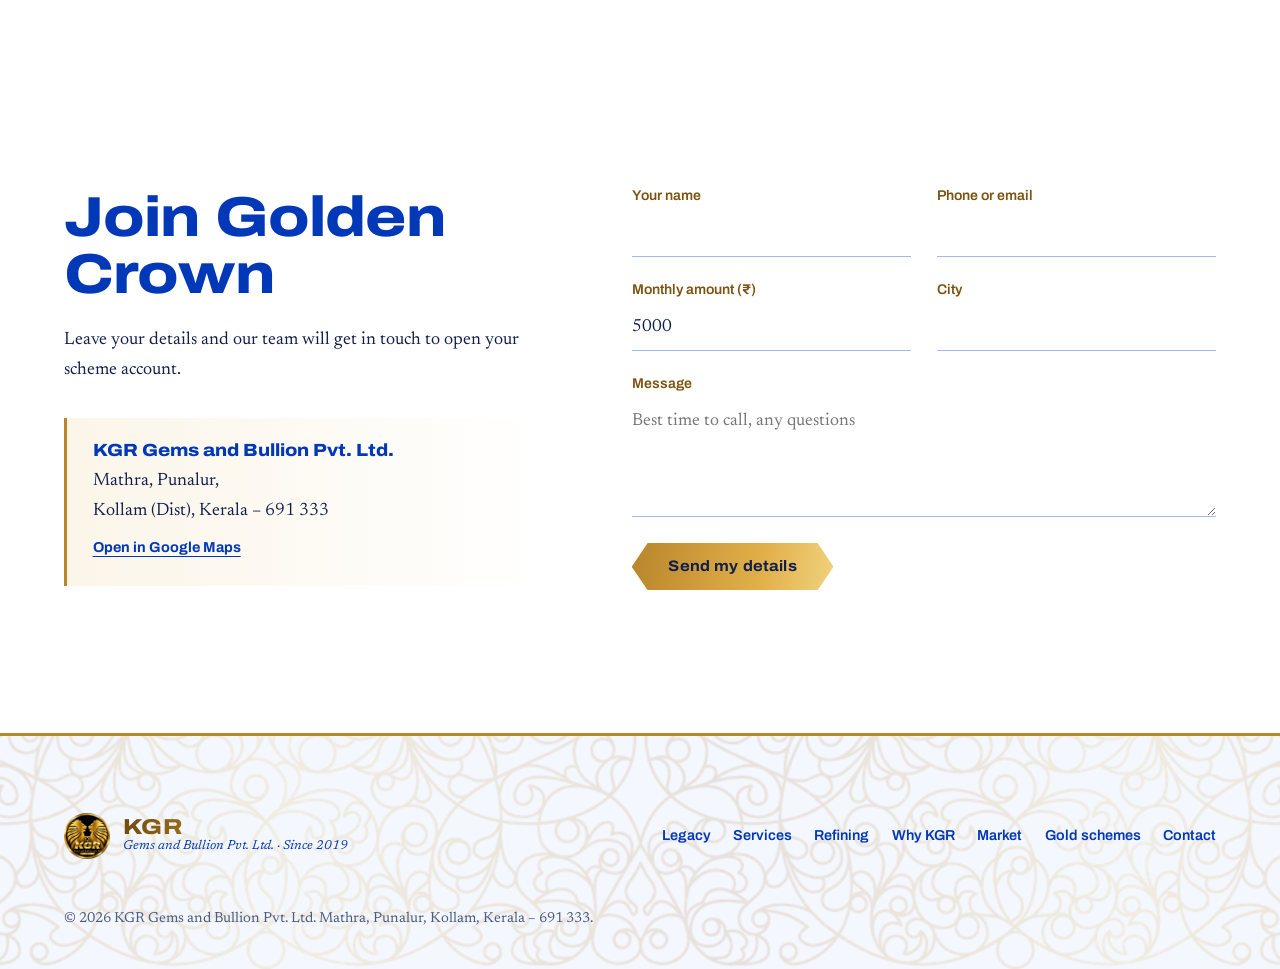
<file: schemes.html>
﻿<!DOCTYPE html>
<html lang="en">
<head>
  <meta charset="utf-8">
  <meta name="viewport" content="width=device-width, initial-scale=1, viewport-fit=cover">
  <title>Suvarna Nidhi Gold Savings Scheme | KGR Gems and Bullion</title>
  <meta name="description" content="Suvarna Nidhi is a disciplined monthly gold savings scheme by KGR Gems and Bullion. Save in pure gold grams at transparent daily market rates.">
  <meta name="theme-color" content="#ffffff">
  
  <!-- Open Graph / Social Sharing -->
  <meta property="og:type" content="website">
  <meta property="og:site_name" content="KGR Gems and Bullion">
  <meta property="og:title" content="Suvarna Nidhi Gold Savings Scheme | KGR Gems and Bullion">
  <meta property="og:description" content="Save in pure gold grams at transparent daily market rates with KGR Suvarna Nidhi.">
  <meta property="og:image" content="assets/img/schemes-poster.webp">
  
  <link rel="icon" type="image/webp" href="assets/img/logo.webp">
  <link rel="preconnect" href="https://fonts.googleapis.com">
  <link rel="preconnect" href="https://fonts.gstatic.com" crossorigin>
  <link rel="stylesheet" href="https://fonts.googleapis.com/css2?family=Archivo:wdth,wght@62..125,300..900&family=Newsreader:ital,opsz,wght@0,6..72,300..700;1,6..72,300..700&display=swap">
  <link rel="stylesheet" href="assets/css/schemes.css">
  <script>document.documentElement.classList.add('js')</script>
</head>
<body class="page-scheme">
<div class="progress" aria-hidden="true"><i id="bar"></i></div>

<header class="nav" id="nav">
  <a class="brand" href="index.html" aria-label="KGR Gems and Bullion, home">
    <img src="assets/img/logo.webp" width="46" height="46" alt="KGR Gems and Bullion logo">
    <span><b>KGR</b><small>Gems and Bullion Pvt. Ltd.</small></span>
  </a>
  <nav class="links" aria-label="Primary">
    <a href="index.html#legacy">Legacy</a>
    <a href="index.html#services">Services</a>
    <a href="index.html#process">Refining</a>
    <a href="index.html#why">Why KGR</a>
    <a href="index.html#market">Market</a>
    <a href="schemes.html" aria-current="page">Gold schemes</a>
    <a href="index.html#contact">Contact</a>
  </nav>
  <div class="nav-cta">
    <a class="btn btn-sm" href="#enrol">Join the scheme</a>
    <button class="burger" id="burger" aria-label="Open menu" aria-expanded="false" aria-controls="menu"><i></i><i></i><i></i></button>
  </div>
</header>
<div class="menu" id="menu">
  <a href="index.html#legacy">Legacy</a>
  <a href="index.html#services">Services</a>
  <a href="index.html#process">Refining</a>
  <a href="index.html#why">Why KGR</a>
  <a href="index.html#market">Market</a>
  <a href="schemes.html" aria-current="page">Gold schemes</a>
  <a href="index.html#contact">Contact</a>
</div>

<main>
<!-- ================= SCHEME HERO ================= -->
<section class="sc-hero" id="top">
  <div class="lace lace-top" aria-hidden="true"></div>
  <div class="wrap sc-hero-grid">
    <div>
      <p class="lead">Gold savings scheme</p>
      <h1 class="sc-title"><span>KGR Golden Crown</span></h1>
      <p class="sc-term"><b>11</b> month scheme</p>
      <p class="sub">Save a fixed amount every month for 11 months, then redeem your savings for gold from KGR, one of the largest NABL-certified gold refineries in India.</p>
      <div class="cta">
        <a class="btn" href="#enrol">Join the scheme</a>
        <a class="btn btn-ghost" href="#calc">Calculate your savings</a>
      </div>
    </div>
    <figure class="poster">
      <img src="assets/img/schemes-poster.webp" width="853" height="1280" alt="KGR Golden Crown 11 month scheme poster: save monthly, build your golden future">
    </figure>
  </div>
</section>

<!-- ================= HOW IT WORKS ================= -->
<section class="section sc-how" id="how">
  <div class="wrap">
    <h2>How the scheme works</h2>
    <ol class="how">
      <li><i><em>1</em></i><h3>Enrol</h3><p>Choose your monthly amount and open your Golden Crown account with us.</p></li>
      <li><i><em>2</em></i><h3>Pay for 11 months</h3><p>Pay the same fixed instalment every month for 11 months.</p></li>
      <li><i><em>3</em></i><h3>Scheme matures</h3><p>After your 11th instalment, KGR adds your scheme benefit to what you saved.</p></li>
      <li><i><em>4</em></i><h3>Take home gold</h3><p>Redeem the full value for gold refined at our facility in Punalur.</p></li>
    </ol>
  </div>
</section>

<!-- ================= CALCULATOR ================= -->
<section class="section sc-calc" id="calc">
  <div class="wrap calc-grid">
    <div class="calc-in">
      <h2>Plan your savings</h2>
      <p>Enter the amount you would like to save each month.</p>
      <div class="amt">
        <label for="amt">Monthly instalment</label>
        <div class="amt-box"><span aria-hidden="true">&#8377;</span><input id="amt" type="number" inputmode="numeric" min="1000" step="500" value="5000"></div>
        <input id="amtRange" type="range" min="1000" max="100000" step="500" value="5000" aria-label="Monthly instalment slider">
        <p class="amt-hint" id="amtHint">Minimum &#8377;1,000, in steps of &#8377;500.</p>
      </div>
    </div>
    <div class="calc-out" aria-live="polite">
      <div class="stacks" id="stacks" aria-hidden="true"></div>
      <dl class="sums">
        <div><dt>You pay over 11 months</dt><dd id="paid">&#8377;55,000</dd></div>
        <div><dt>Scheme benefit from KGR</dt><dd id="bonus">Shared at enrolment</dd></div>
        <div class="total"><dt>Your redemption value</dt><dd id="total">&#8377;55,000</dd></div>
      </dl>
    </div>
  </div>
</section>

<!-- ================= WHY SAVE WITH KGR ================= -->
<section class="section sc-why">
  <div class="wrap">
    <h2>Why save with KGR</h2>
    <div class="why-cols">
      <article><h3>Gold from the refinery</h3><p>Your savings are redeemed for gold refined and cast at our own facility in Punalur, Kerala.</p></article>
      <article><h3>NABL-certified</h3><p>KGR is one of the largest NABL-certified gold refineries in India, so the purity you are promised is the purity you get.</p></article>
      <article><h3>Small monthly steps</h3><p>A fixed instalment each month builds a gold habit without a large one-time spend.</p></article>
    </div>
  </div>
</section>

<!-- ================= SCHEME DETAILS + FAQ ================= -->
<section class="section sc-details" id="details">
  <div class="wrap det-grid">
    <div>
      <h2>Scheme details</h2>
      <dl class="det">
        <div><dt>Scheme</dt><dd>KGR Golden Crown</dd></div>
        <div><dt>Duration</dt><dd>11 monthly instalments</dd></div>
        <div><dt>Monthly instalment</dt><dd data-s="installment"></dd></div>
        <div><dt>Scheme benefits</dt><dd data-s="benefit"></dd></div>
        <div><dt>Redemption</dt><dd data-s="redemption"></dd></div>
        <div><dt>Contact</dt><dd data-s="contact"></dd></div>
      </dl>
    </div>
    <div>
      <h2>Questions</h2>
      <div class="vals" id="faq">
        <div class="val on">
          <button aria-expanded="true">How long does the scheme run?<i></i></button>
          <div class="val-body"><div><p>The Golden Crown scheme runs for 11 months. You pay one fixed instalment each month.</p></div></div>
        </div>
        <div class="val">
          <button aria-expanded="false">Can I choose my monthly amount?<i></i></button>
          <div class="val-body"><div><p data-s="faq-amount"></p></div></div>
        </div>
        <div class="val">
          <button aria-expanded="false">What do I get at the end?<i></i></button>
          <div class="val-body"><div><p>Everything you paid, plus the scheme benefit from KGR, redeemed as gold.</p></div></div>
        </div>
        <div class="val">
          <button aria-expanded="false">How do I join?<i></i></button>
          <div class="val-body"><div><p>Fill in the form below and our team will call you to open your account, or visit our head office in Punalur.</p></div></div>
        </div>
      </div>
    </div>
  </div>
</section>

<!-- ================= ENROL ================= -->
<section class="contact section" id="enrol">
  <div class="wrap ct-grid">
    <div class="ct-info">
      <h2>Join Golden Crown</h2>
      <p>Leave your details and our team will get in touch to open your scheme account.</p>
      <address class="addr">
        <b>KGR Gems and Bullion Pvt. Ltd.</b>
        Mathra, Punalur,<br>Kollam (Dist), Kerala &ndash; 691 333
        <br><a href="https://www.google.com/maps/search/?api=1&amp;query=Mathra%2C+Punalur%2C+Kollam%2C+Kerala+691333" target="_blank" rel="noopener">Open in Google Maps</a>
      </address>
    </div>
    <form id="form" novalidate>
      <div class="f-row">
        <div class="field"><label for="f-name">Your name</label><input id="f-name" name="name" autocomplete="name" required></div>
        <div class="field"><label for="f-contact">Phone or email</label><input id="f-contact" name="contact" autocomplete="tel" required></div>
      </div>
      <div class="f-row">
        <div class="field"><label for="f-amt">Monthly amount (&#8377;)</label><input id="f-amt" name="amount" inputmode="numeric" value="5000"></div>
        <div class="field"><label for="f-city">City</label><input id="f-city" name="city" autocomplete="address-level2"></div>
      </div>
      <div class="field"><label for="f-msg">Message</label><textarea id="f-msg" name="message" placeholder="Best time to call, any questions"></textarea></div>
      <div class="form-foot">
        <button class="btn" type="submit">Send my details</button>
        <p class="status" id="status" role="status" aria-live="polite"></p>
      </div>
    </form>
  </div>
</section>
</main>

<footer>
  <div class="lace-bot" aria-hidden="true"></div>
  <div class="wrap">
    <div class="ft">
      <a class="brand" href="index.html" aria-label="KGR home">
        <img src="assets/img/logo.webp" width="46" height="46" alt="KGR Gems and Bullion logo">
        <span><b>KGR</b><small>Gems and Bullion Pvt. Ltd. &middot; Since 2019</small></span>
      </a>
      <nav aria-label="Footer">
        <a href="index.html#legacy">Legacy</a><a href="index.html#services">Services</a><a href="index.html#process">Refining</a><a href="index.html#why">Why KGR</a><a href="index.html#market">Market</a><a href="schemes.html">Gold schemes</a><a href="index.html#contact">Contact</a>
      </nav>
    </div>
    <p class="copy">&copy; 2026 KGR Gems and Bullion Pvt. Ltd. Mathra, Punalur, Kollam, Kerala &ndash; 691 333.</p>
  </div>
</footer>

  <script src="assets/js/schemes.js" defer></script>
</body>
</html>
</file>
<file: assets/css/styles.css>
:root {
      /* KGR palette: white ground, royal blue + gold type */
      --white: #FFFFFF;
      --tint: #F4F7FE;
      /* alternate section ground, a whisper of blue */
      --blue: #0038B8;
      /* brand blue, from the supplied swatch */
      --blue-deep: #0A2A7A;
      --navy: #0F1E4A;
      /* body text */
      --g1: #7A5410;
      /* deepest gold, for small gold text */
      --g2: #8C6428;
      /* gold for headings and marks */
      --g3: #B8862B;
      /* gold for rules and fills */
      --g4: #D9B45A;
      /* light gold, fills only, never text */
      --ivory: var(--navy);
      --muted: #4B5B84;
      --ember: #FF6B1F;
      --ink-on-gold: #0F1E4A;
      --line: rgba(140, 100, 40, .28);
      --grad: linear-gradient(100deg, #6E4B0E 0%, #9C6F1C 30%, #B07F22 50%, #9C6F1C 70%, #6E4B0E 100%);
      --grad-fill: linear-gradient(100deg, #B8862B 0%, #E2B04A 30%, #F3D98A 50%, #E2B04A 70%, #B8862B 100%);
      --display: 'Archivo', 'Arial Black', system-ui, sans-serif;
      --text: 'Newsreader', Georgia, 'Times New Roman', serif;
      --pad: clamp(1.25rem, 5vw, 4.5rem);
      --nav: 72px;
      --lace: url("../img/pattern-lace.webp");
      color-scheme: light;
      box-sizing: border-box;
      padding-top: env(safe-area-inset-top, 0px);
      padding-bottom: env(safe-area-inset-bottom, 0px);
    }

    html {
      scroll-padding-top: calc(env(safe-area-inset-top, 0px) + 72px);
      scroll-behavior: smooth;
      -webkit-text-size-adjust: 100%
    }

    *,
    *::before,
    *::after {
      box-sizing: inherit
    }

    body {
      margin: 0;
      background: var(--white);
      color: var(--navy);
      font-family: var(--text);
      font-size: 1.125rem;
      line-height: 1.65;
      font-optical-sizing: auto;
      overflow-x: clip;
      -webkit-font-smoothing: antialiased
    }

    img {
      display: block;
      max-width: 100%;
      height: auto
    }

    a {
      color: inherit
    }

    p {
      margin: 0 0 1.1em
    }

    h1,
    h2,
    h3 {
      font-family: var(--display);
      font-weight: 800;
      font-stretch: 118%;
      line-height: 1.02;
      letter-spacing: -.015em;
      margin: 0
    }

    h2 {
      font-size: clamp(2rem, 4.4vw, 3.9rem);
      color: var(--blue)
    }

    h3 {
      color: var(--g2)
    }

    h3 {
      font-size: clamp(1.25rem, 2vw, 1.7rem);
      font-stretch: 112%
    }

    :focus-visible {
      outline: 2px solid var(--blue);
      outline-offset: 3px
    }

    .wrap {
      width: 100%;
      max-width: 1320px;
      margin-inline: auto;
      padding-inline: var(--pad)
    }

    .section {
      padding-block: clamp(4.5rem, 9vw, 8rem)
    }

    section[id] {
      scroll-margin-top: calc(env(safe-area-inset-top, 0px) + 72px)
    }

    .sr {
      position: absolute;
      width: 1px;
      height: 1px;
      overflow: hidden;
      clip: rect(0 0 0 0);
      white-space: nowrap
    }

    /* ---------- buttons: elongated gem cut, taken from the logo's ribbon ---------- */
    .btn {
      position: relative;
      display: inline-flex;
      align-items: center;
      justify-content: center;
      padding: 1rem 2.3rem;
      font: 700 .95rem/1 var(--display);
      font-stretch: 108%;
      letter-spacing: .01em;
      color: var(--navy);
      text-decoration: none;
      background: var(--grad-fill);
      background-size: 220% 100%;
      background-position: 0 0;
      border: 0;
      cursor: pointer;
      clip-path: polygon(16px 0, calc(100% - 16px) 0, 100% 50%, calc(100% - 16px) 100%, 16px 100%, 0 50%);
      transition: background-position .7s ease, transform .35s ease;
      isolation: isolate
    }

    .btn:hover {
      background-position: 100% 0;
      transform: translateY(-2px)
    }

    .btn:focus-visible {
      outline: 2px solid var(--blue);
      outline-offset: 3px
    }

    .btn-ghost {
      color: var(--blue);
      background: var(--blue)
    }

    .btn-ghost::before {
      content: "";
      position: absolute;
      inset: 1.5px;
      clip-path: polygon(15px 0, calc(100% - 15px) 0, 100% 50%, calc(100% - 15px) 100%, 15px 100%, 0 50%);
      z-index: -1;
      transition: background .35s;
      background: #fff
    }

    .btn-ghost:hover::before {
      background: #EEF3FF
    }

    .btn-sm {
      padding: .75rem 1.7rem;
      font-size: .85rem
    }

    /* ---------- nav ---------- */
    .progress {
      position: fixed;
      left: 0;
      right: 0;
      top: 0;
      height: 2px;
      z-index: 80;
      pointer-events: none
    }

    .progress i {
      display: block;
      height: 100%;
      background: linear-gradient(90deg, var(--blue), var(--g3));
      transform: scaleX(0);
      transform-origin: left
    }

    .nav {
      position: fixed;
      inset: 0 0 auto 0;
      z-index: 70;
      display: flex;
      align-items: center;
      justify-content: space-between;
      gap: 2rem;
      padding: calc(env(safe-area-inset-top, 0px) + .75rem) var(--pad) .75rem;
      border-bottom: 1px solid transparent;
      transition: background .4s, border-color .4s, backdrop-filter .4s
    }

    .nav.solid {
      background: rgba(255, 255, 255, .92);
      box-shadow: 0 1px 0 rgba(0, 56, 184, .08);
      -webkit-backdrop-filter: blur(14px) saturate(1.3);
      backdrop-filter: blur(14px) saturate(1.3);
      border-color: var(--line)
    }

    .brand {
      display: flex;
      align-items: center;
      gap: .8rem;
      text-decoration: none
    }

    .brand img {
      width: 46px;
      height: 46px
    }

    .brand b {
      display: block;
      font: 800 1.35rem/1 var(--display);
      font-stretch: 120%;
      letter-spacing: .02em;
      background: var(--grad);
      -webkit-background-clip: text;
      background-clip: text;
      color: transparent
    }

    .brand small {
      display: block;
      font: italic 400 .8rem/1.2 var(--text);
      color: var(--blue)
    }

    .links {
      display: flex;
      align-items: center;
      gap: clamp(1.2rem, 2.4vw, 2.4rem)
    }

    .links a {
      position: relative;
      font: 600 .9rem/1 var(--display);
      font-stretch: 100%;
      text-decoration: none;
      color: var(--blue);
      padding: .4rem 0;
      transition: color .3s, opacity .3s
    }

    .links a::after {
      content: "";
      position: absolute;
      left: 0;
      right: 0;
      bottom: -2px;
      height: 1px;
      background: var(--g2);
      transform: scaleX(0);
      transform-origin: left;
      transition: transform .35s
    }

    .links a:hover,
    .links a[aria-current] {
      color: var(--g2)
    }

    .links a[aria-current]::after {
      transform: scaleX(1)
    }

    .links a:hover::after {
      transform: scaleX(1)
    }

    .nav-cta {
      display: flex;
      align-items: center;
      gap: 1rem
    }

    .burger {
      display: none;
      width: 44px;
      height: 44px;
      background: none;
      border: 1px solid var(--line);
      color: var(--blue);
      cursor: pointer;
      position: relative
    }

    .burger i {
      position: absolute;
      left: 12px;
      right: 12px;
      height: 1.5px;
      background: currentColor;
      transition: transform .35s, opacity .35s
    }

    .burger i:nth-child(1) {
      top: 16px
    }

    .burger i:nth-child(2) {
      top: 21px
    }

    .burger i:nth-child(3) {
      top: 26px
    }

    .menu-open .burger i:nth-child(1) {
      transform: translateY(5px) rotate(45deg)
    }

    .menu-open .burger i:nth-child(2) {
      opacity: 0
    }

    .menu-open .burger i:nth-child(3) {
      transform: translateY(-5px) rotate(-45deg)
    }

    .menu {
      position: fixed;
      inset: 0;
      z-index: 60;
      display: flex;
      flex-direction: column;
      justify-content: center;
      gap: 1.1rem;
      padding: calc(env(safe-area-inset-top, 0px) + 6rem) var(--pad) 3rem;
      opacity: 0;
      visibility: hidden;
      transition: opacity .4s, visibility .4s;
      background: var(--lace) center top/120% auto no-repeat, #fff
    }

    .menu a {
      font: 800 clamp(1.8rem, 8vw, 2.6rem)/1.1 var(--display);
      font-stretch: 118%;
      color: var(--blue);
      text-decoration: none
    }

    .menu-open .menu {
      opacity: 1;
      visibility: visible
    }

    .menu-open {
      overflow: hidden
    }

    .menu-open .nav {
      background: #fff;
      border-color: transparent
    }

    /* ---------- hero ---------- */
    .hero {
      position: relative;
      min-height: 100svh;
      display: flex;
      align-items: center;
      padding: calc(var(--nav) + 1.5rem) 0 5.5rem;
      overflow: hidden;
      isolation: isolate;
      background: radial-gradient(55% 60% at 74% 48%, rgba(226, 176, 74, .22), transparent 70%), radial-gradient(40% 50% at 10% 90%, rgba(0, 56, 184, .06), transparent 70%), #fff
    }

    .dust {
      position: absolute;
      inset: 0;
      width: 100%;
      height: 100%;
      z-index: -1
    }

    .lace {
      position: absolute;
      left: 50%;
      width: min(1500px, 135vw);
      aspect-ratio: 1100/416;
      background: var(--lace) center/contain no-repeat;
      translate: -50% 0;
      pointer-events: none;
      z-index: -1
    }

    .lace-top {
      top: 0;
      opacity: .2;
      -webkit-mask-image: linear-gradient(#000 20%, transparent 80%);
      mask-image: linear-gradient(#000 20%, transparent 80%)
    }

    .hero-grid {
      display: grid;
      grid-template-columns: minmax(0, 1.12fr) minmax(0, .88fr);
      align-items: center;
      gap: clamp(1.5rem, 4vw, 4rem)
    }

    .lead {
      font: italic 400 clamp(1.15rem, 1.9vw, 1.6rem)/1.3 var(--text);
      color: var(--blue);
      margin: 0 0 1.1rem
    }

    h1 {
      font-size: clamp(2.25rem, 4.75vw, 5.6rem);
      font-stretch: 112%;
      line-height: .98;
      letter-spacing: -.03em
    }

    .ln {
      display: block;
      overflow: hidden;
      padding-bottom: .08em
    }

    .ln>span {
      display: inline-block;
      background: var(--grad);
      background-size: 260% 100%;
      background-position: 50% 0;
      -webkit-background-clip: text;
      background-clip: text;
      color: transparent
    }

    .sub {
      max-width: 31em;
      margin: 1.8rem 0 2.2rem;
      color: var(--navy);
      font-size: clamp(1.05rem, 1.4vw, 1.25rem)
    }

    .cta {
      display: flex;
      flex-wrap: wrap;
      gap: 1rem
    }

    .js .ln>span {
      transform: translateY(112%);
      background-position: 100% 0
    }

    .js.ready .ln>span {
      animation: rise 1.25s cubic-bezier(.2, .8, .2, 1) forwards, shine 3.4s ease-out forwards;
      animation-delay: calc(.2s + var(--i)*.16s), calc(.5s + var(--i)*.16s)
    }

    @keyframes rise {
      to {
        transform: none
      }
    }

    @keyframes shine {
      to {
        background-position: 50% 0
      }
    }

    .js .fade {
      opacity: 0
    }

    .js.ready .fade {
      animation: fadeUp 1.1s cubic-bezier(.2, .8, .2, 1) forwards;
      animation-delay: var(--d, 0s)
    }

    @keyframes fadeUp {
      from {
        opacity: 0;
        transform: translateY(16px)
      }

      to {
        opacity: 1;
        transform: none
      }
    }

    .js .lace-top {
      opacity: 0
    }

    .js.ready .lace-top {
      animation: laceIn 2.4s ease .1s forwards
    }

    @keyframes laceIn {
      from {
        opacity: 0;
        translate: -50% -30px
      }

      to {
        opacity: .2;
        translate: -50% 0
      }
    }

    .seal {
      position: relative;
      width: min(100%, 520px);
      aspect-ratio: 1;
      margin-inline: auto
    }

    .js .seal {
      opacity: 0;
      transform: scale(.86) rotate(-8deg)
    }

    .js.ready .seal {
      animation: sealIn 1.9s cubic-bezier(.2, .8, .2, 1) .45s forwards
    }

    @keyframes sealIn {
      to {
        opacity: 1;
        transform: none
      }
    }

    .seal-tilt {
      position: absolute;
      inset: 0;
      transform: perspective(900px) rotateX(var(--rx, 0deg)) rotateY(var(--ry, 0deg));
      transform-style: preserve-3d;
      will-change: transform
    }

    .seal-glow {
      position: absolute;
      inset: 6%;
      border-radius: 50%;
      background: radial-gradient(closest-side, rgba(226, 176, 74, .38), transparent 72%);
      filter: blur(34px);
      animation: breathe 6s ease-in-out infinite
    }

    @keyframes breathe {

      0%,
      100% {
        opacity: .55;
        scale: .94
      }

      50% {
        opacity: 1;
        scale: 1.04
      }
    }

    .ring-svg {
      position: absolute;
      inset: 0;
      width: 100%;
      height: 100%;
      overflow: visible;
      animation: spin 90s linear infinite
    }

    .ring-svg text {
      font: 600 13.5px var(--display);
      fill: var(--blue)
    }

    @keyframes spin {
      to {
        transform: rotate(360deg)
      }
    }

    .seal-logo {
      position: absolute;
      inset: 12%;
      isolation: isolate;
      border-radius: 50%
    }

    .seal-logo img {
      width: 100%;
      height: 100%
    }

    .sheen {
      position: absolute;
      inset: 0;
      border-radius: 50%;
      background: linear-gradient(105deg, transparent 38%, rgba(255, 246, 208, .95) 50%, transparent 62%);
      background-size: 280% 100%;
      background-position: 150% 0;
      mix-blend-mode: overlay;
      animation: sheen 7s ease-in-out 2.4s infinite;
      pointer-events: none
    }

    @keyframes sheen {
      0% {
        background-position: 150% 0
      }

      45%,
      100% {
        background-position: -60% 0
      }
    }

    .spark {
      position: absolute;
      width: 13%;
      aspect-ratio: 1;
      translate: -50% -50%;
      pointer-events: none;
      opacity: 0;
      animation: twinkle 4.8s ease-in-out infinite;
      background: radial-gradient(circle, #fff 0 5%, rgba(255, 236, 170, .65) 12%, transparent 42%)
    }

    .spark::before,
    .spark::after {
      content: "";
      position: absolute;
      left: 50%;
      top: 50%;
      translate: -50% -50%
    }

    .spark::before {
      width: 100%;
      height: 2px;
      background: linear-gradient(90deg, transparent, #fff, transparent)
    }

    .spark::after {
      width: 2px;
      height: 100%;
      background: linear-gradient(180deg, transparent, #fff, transparent)
    }

    .s1 {
      left: 26.5%;
      top: 62.8%
    }

    .s2 {
      left: 67.2%;
      top: 62.8%;
      animation-delay: 2.4s
    }

    @keyframes twinkle {

      0%,
      100% {
        opacity: 0;
        scale: .3;
        rotate: 0deg
      }

      42% {
        opacity: 1;
        scale: 1;
        rotate: 20deg
      }

      62% {
        opacity: .5;
        scale: .75;
        rotate: 35deg
      }
    }

    .scroll-cue {
      position: absolute;
      left: 50%;
      bottom: 1.6rem;
      translate: -50% 0;
      display: flex;
      flex-direction: column;
      align-items: center;
      gap: .5rem;
      font: 600 .78rem/1 var(--display);
      font-stretch: 100%;
      color: var(--blue);
      text-decoration: none
    }

    .scroll-cue i {
      display: block;
      width: 1px;
      height: 46px;
      background: linear-gradient(var(--g2), transparent);
      transform-origin: top;
      animation: cue 2.4s ease-in-out infinite
    }

    @keyframes cue {
      0% {
        transform: scaleY(0)
      }

      50% {
        transform: scaleY(1)
      }

      100% {
        transform: scaleY(1);
        opacity: 0
      }
    }

    /* ---------- inputs marquee ---------- */
    .inputs {
      padding: clamp(3rem, 6vw, 5rem) 0 0;
      background: #fff
    }

    .inputs-lead {
      max-width: 34em;
      margin: 0 0 2rem;
      color: var(--blue);
      font-style: italic;
      font-size: 1.2rem
    }

    .marquee {
      overflow: hidden;
      border-block: 1px solid var(--line);
      padding-block: 1.4rem;
      background: var(--tint)
    }

    .mq-track {
      display: flex;
      width: max-content;
      animation: mq 46s linear infinite
    }

    .marquee:hover .mq-track {
      animation-play-state: paused
    }

    .mq {
      display: flex;
      align-items: center;
      list-style: none;
      margin: 0;
      padding: 0;
      flex: none
    }

    .mq li {
      display: flex;
      align-items: center;
      font: 800 clamp(1.8rem, 4.2vw, 3.5rem)/1 var(--display);
      font-stretch: 120%;
      color: var(--blue);
      white-space: nowrap;
      transition: color .35s;
      cursor: default
    }

    .mq li:hover {
      color: var(--g2)
    }

    .mq li:nth-child(even) {
      color: var(--g2)
    }

    .mq li::after {
      content: "";
      width: .75rem;
      height: .75rem;
      margin-inline: clamp(1.6rem, 3vw, 2.8rem);
      background: var(--g3);
      rotate: 45deg;
      flex: none
    }

    @keyframes mq {
      to {
        transform: translateX(-50%)
      }
    }

    /* ---------- legacy ---------- */
    .legacy {
      background: #fff
    }

    .legacy-top {
      display: grid;
      grid-template-columns: minmax(0, 1.35fr) minmax(0, .65fr);
      gap: clamp(2rem, 5vw, 5rem);
      align-items: center
    }

    .statement {
      font: 400 clamp(1.55rem, 2.75vw, 2.55rem)/1.28 var(--text);
      color: var(--blue-deep);
      margin: 0;
      max-width: 21em;
      letter-spacing: -.005em
    }

    .statement .w {
      opacity: .35
    }

    .globe {
      animation: float 9s ease-in-out infinite
    }

    @keyframes float {

      0%,
      100% {
        transform: translateY(0)
      }

      50% {
        transform: translateY(-14px)
      }
    }

    .plan {
      margin-top: clamp(4rem, 8vw, 7rem)
    }

    .plan-grid {
      display: grid;
      grid-template-columns: repeat(3, 1fr);
      margin-top: 2.4rem;
      border-top: 1px solid var(--line)
    }

    .plan-grid article {
      padding: 2rem 2rem 1.4rem 0;
      border-right: 1px solid var(--line);
      padding-left: 2rem
    }

    .plan-grid article:first-child {
      padding-left: 0
    }

    .plan-grid article:last-child {
      border-right: 0
    }

    .plan-grid b {
      display: block;
      font: 800 clamp(3rem, 7vw, 6.2rem)/.95 var(--display);
      font-stretch: 125%;
      letter-spacing: -.03em;
      background: var(--grad);
      -webkit-background-clip: text;
      background-clip: text;
      color: transparent;
      margin-bottom: 1rem
    }

    .plan-grid p {
      color: var(--navy);
      max-width: 16em
    }

    .plan-note {
      max-width: 44em;
      margin: 2rem 0 0;
      color: var(--blue);
      font-style: italic
    }

    .yore {
      margin-top: clamp(4rem, 8vw, 7rem)
    }

    .yore-img {
      position: relative;
      overflow: hidden;
      height: clamp(240px, 40vw, 540px)
    }

    .yore-img .wipe {
      position: absolute;
      inset: 0
    }

    .yore-img img {
      width: 100%;
      height: 100%;
      object-fit: cover
    }

    .yore-img::after {
      content: "";
      position: absolute;
      inset: auto 0 0 0;
      height: 45%;
      background: linear-gradient(transparent, #fff)
    }

    .js .wipe {
      clip-path: inset(0 0 100% 0);
      transition: clip-path 1.6s cubic-bezier(.7, 0, .15, 1)
    }

    .js .in .wipe {
      clip-path: inset(0)
    }

    .yore-copy {
      display: grid;
      grid-template-columns: minmax(0, .9fr) minmax(0, 1.1fr);
      gap: clamp(1.5rem, 5vw, 5rem);
      margin-top: 2.5rem;
      position: relative;
      z-index: 2
    }

    .yore-copy p {
      max-width: 36em
    }

    .tl {
      position: relative;
      display: grid;
      grid-template-columns: repeat(3, 1fr);
      gap: 2rem;
      list-style: none;
      margin: 3.5rem 0 0;
      padding: 2.6rem 0 0
    }

    .tl::before {
      content: "";
      position: absolute;
      left: 0;
      right: 0;
      top: .45rem;
      height: 1px;
      background: linear-gradient(90deg, var(--g3), var(--blue));
      transform-origin: left
    }

    .js .tl::before {
      transform: scaleX(0);
      transition: transform 1.8s cubic-bezier(.6, 0, .2, 1)
    }

    .js .tl.in::before {
      transform: scaleX(1)
    }

    .tl li {
      position: relative
    }

    .tl li::before {
      content: "";
      position: absolute;
      top: -2.6rem;
      left: 0;
      width: .95rem;
      height: .95rem;
      background: var(--g3);
      rotate: 45deg
    }

    .js .tl li::before {
      scale: 0;
      transition: scale .6s cubic-bezier(.3, 1.6, .5, 1) var(--d, 0s)
    }

    .js .tl.in li::before {
      scale: 1
    }

    .tl b {
      display: block;
      font: 800 clamp(1.5rem, 2.6vw, 2.3rem)/1 var(--display);
      font-stretch: 115%;
      color: var(--blue);
      margin-bottom: .5rem
    }

    .tl span {
      display: block;
      color: var(--muted);
      max-width: 19em;
      font-size: 1.02rem;
      line-height: 1.5
    }

    /* ---------- services ---------- */
    .services {
      background: var(--tint)
    }

    .svc-grid {
      display: grid;
      grid-template-columns: minmax(0, 1fr) minmax(0, 1fr);
      gap: clamp(2rem, 6vw, 6rem);
      align-items: center
    }

    .svc-list h2 {
      margin-bottom: 2rem
    }

    .svc-item {
      border-top: 1px solid var(--line)
    }

    .svc-item:last-child {
      border-bottom: 1px solid var(--line)
    }

    .svc-btn {
      width: 100%;
      display: flex;
      align-items: baseline;
      gap: clamp(0.6rem, 1.2vw, 1rem);
      padding: clamp(0.9rem, 1.6vw, 1.25rem) 0;
      background: none;
      border: 0;
      cursor: pointer;
      color: var(--blue);
      text-align: left;
      font: 800 clamp(1.05rem, 1.85vw, 1.85rem)/1.2 var(--display);
      font-stretch: 105%;
      letter-spacing: -0.015em;
      word-break: normal;
      overflow-wrap: break-word;
      transition: color .4s, padding .5s
    }

    .svc-btn i {
      font: 500 1rem/1 var(--display);
      font-style: normal;
      color: var(--g2);
      width: 2rem;
      flex: none
    }

    .svc-btn:hover {
      color: var(--g2)
    }

    .svc-item.on .svc-btn {
      color: var(--g2);
      padding-left: .6rem
    }

    .svc-body {
      display: grid;
      grid-template-rows: 0fr;
      transition: grid-template-rows .55s cubic-bezier(.3, .8, .3, 1)
    }

    .svc-item.on .svc-body {
      grid-template-rows: 1fr
    }

    .svc-body>div {
      overflow: hidden
    }

    .svc-body p {
      margin: 0 0 1.5rem 3.2rem;
      max-width: 30em;
      color: var(--navy)
    }

    .svc-stage {
      position: relative;
      width: min(100%, 560px);
      aspect-ratio: 1;
      margin-inline: auto;
      overflow: hidden
    }

    .svc-ring {
      position: absolute;
      inset: 0;
      border-radius: 50%;
      background: conic-gradient(#8C6428, #FBE7A1, #C08A2B, #8C6428, #E2B04A, #8C6428);
      -webkit-mask: radial-gradient(farthest-side, transparent calc(100% - 11px), #000 calc(100% - 10px));
      mask: radial-gradient(farthest-side, transparent calc(100% - 11px), #000 calc(100% - 10px));
      animation: spin 22s linear infinite
    }

    .svc-disc {
      position: absolute;
      inset: 22px;
      border-radius: 50%;
      overflow: hidden;
      background: radial-gradient(circle at 50% 38%, #4a3513, #0d0a05 72%)
    }

    .svc-img {
      position: absolute;
      inset: 0;
      clip-path: circle(0% at 50% 50%);
      transition: clip-path 1s cubic-bezier(.7, 0, .2, 1)
    }

    .svc-img.on {
      clip-path: circle(75% at 50% 50%)
    }

    .svc-img img {
      width: 100%;
      height: 100%;
      object-fit: cover
    }

    .svc-img.cut {
      background: radial-gradient(circle at 50% 45%, #D9AE58, #B98630 70%)
    }

    .svc-img.cut img {
      object-fit: contain;
      padding: 10%
    }

    .svc-img.cut.dark {
      background: radial-gradient(circle at 50% 40%, #5a4014, #120d05 75%)
    }

    /* ---------- process (pinned, scroll-driven) ---------- */
    .proc {
      position: relative;
      height: 430vh;
      background: #fff
    }

    .proc-stage {
      position: sticky;
      top: 0;
      height: 100vh;
      height: 100svh;
      overflow: hidden;
      display: flex;
      align-items: center;
      isolation: isolate
    }

    .embers {
      position: absolute;
      inset: 0;
      width: 100%;
      height: 100%;
      z-index: -1
    }

    .proc-inner {
      display: grid;
      grid-template-columns: minmax(0, 1fr) minmax(0, 1fr);
      gap: clamp(1.5rem, 5vw, 5rem);
      align-items: center;
      padding-top: calc(var(--nav) - 12px)
    }

    .proc-text h2 {
      margin-bottom: 1.6rem
    }

    .steps {
      display: flex;
      gap: .4rem 1.4rem;
      flex-wrap: wrap;
      list-style: none;
      margin: 0 0 1.6rem;
      padding: 0
    }

    .steps li {
      display: flex;
      align-items: center;
      gap: .55rem;
      font: 600 .9rem/1 var(--display);
      font-stretch: 100%;
      color: #8A94AD;
      transition: color .5s
    }

    .steps li i {
      display: grid;
      place-items: center;
      width: 1.55rem;
      height: 1.55rem;
      border: 1px solid currentColor;
      rotate: 45deg;
      font-style: normal;
      transition: background .5s, border-color .5s
    }

    .steps li i em {
      rotate: -45deg;
      font-style: normal;
      font-size: .72rem
    }

    .steps li.done {
      color: var(--g2)
    }

    .steps li.on {
      color: var(--blue)
    }

    .steps li.on i,
    .steps li.done i {
      background: currentColor
    }

    .steps li.on i em,
    .steps li.done i em {
      color: #fff
    }

    .panels {
      position: relative;
      min-height: 12.5rem
    }

    .panel {
      position: absolute;
      inset: 0 auto auto 0;
      width: 100%;
      opacity: 0;
      transform: translateY(18px);
      transition: opacity .6s, transform .6s;
      pointer-events: none
    }

    .panel.on {
      opacity: 1;
      transform: none;
      pointer-events: auto
    }

    .panel h3 {
      color: var(--g2);
      margin-bottom: .8rem
    }

    .panel p {
      max-width: 29em;
      color: var(--navy);
      margin: 0
    }

    .meter {
      margin-top: 1.4rem
    }

    .meter .track {
      height: 3px;
      background: rgba(0, 56, 184, .12);
      overflow: hidden
    }

    .meter .track i {
      display: block;
      height: 100%;
      width: 100%;
      transform: scaleX(0);
      transform-origin: left;
      background: linear-gradient(90deg, var(--ember), var(--g3), var(--blue))
    }

    .meter p {
      display: flex;
      justify-content: space-between;
      align-items: baseline;
      margin: .7rem 0 0;
      font: 600 .85rem/1 var(--display);
      font-stretch: 100%;
      color: var(--muted)
    }

    .meter b {
      font: 800 1.5rem/1 var(--display);
      font-stretch: 118%;
      color: var(--blue);
      transition: opacity .3s
    }

    .proc-frame {
      position: relative
    }

    .proc-frame::before {
      content: "";
      position: absolute;
      inset: 16px -16px -16px 16px;
      border: 1px solid var(--line)
    }

    .pf-glow {
      position: absolute;
      inset: -14%;
      background: radial-gradient(closest-side, var(--glow, rgba(255, 107, 31, .4)), transparent 70%);
      filter: blur(30px);
      opacity: .55
    }

    .frame-box {
      position: relative;
      height: min(70vh, 640px);
      height: min(70svh, 640px);
      aspect-ratio: 4/5;
      margin-inline: auto;
      overflow: hidden;
      border: 1px solid var(--g3);
      background: #000
    }

    .layer {
      position: absolute;
      inset: 0;
      overflow: hidden
    }

    .layer img {
      width: 100%;
      height: 100%;
      object-fit: cover;
      transform-origin: 50% 60%
    }

    .front {
      position: absolute;
      left: 0;
      right: 0;
      height: 3px;
      background: linear-gradient(90deg, transparent, var(--g1), transparent);
      box-shadow: 0 0 22px 6px rgba(255, 140, 50, .7);
      opacity: 0;
      z-index: 3;
      pointer-events: none
    }

    /* ---------- reasons ---------- */
    .why {
      background: var(--tint)
    }

    .why-grid {
      display: grid;
      grid-template-columns: minmax(0, .8fr) minmax(0, 1.2fr);
      gap: clamp(2rem, 6vw, 6rem);
      align-items: start
    }

    .why-head {
      position: sticky;
      top: 120px
    }

    .crown {
      width: min(300px, 70%);
      margin-bottom: 1.6rem;
      animation: float 7s ease-in-out infinite;
      filter: drop-shadow(0 12px 30px rgba(226, 176, 74, .25))
    }

    .val {
      border-top: 1px solid var(--line)
    }

    .val:last-child {
      border-bottom: 1px solid var(--line)
    }

    .val button {
      width: 100%;
      display: flex;
      align-items: center;
      justify-content: space-between;
      gap: 1rem;
      padding: 1.45rem 0;
      background: none;
      border: 0;
      cursor: pointer;
      color: var(--blue);
      text-align: left;
      font: 800 clamp(1.3rem, 2.5vw, 2.05rem)/1.1 var(--display);
      font-stretch: 114%;
      transition: color .4s
    }

    .val button:hover {
      color: var(--g2)
    }

    .val button i {
      flex: none;
      width: .95rem;
      height: .95rem;
      border: 1.5px solid var(--g2);
      rotate: 45deg;
      transition: background .4s, scale .4s
    }

    .val.on button {
      color: var(--g2)
    }

    .val.on button i {
      background: var(--g2);
      scale: 1.15
    }

    .val-body {
      display: grid;
      grid-template-rows: 0fr;
      transition: grid-template-rows .55s cubic-bezier(.3, .8, .3, 1)
    }

    .val.on .val-body {
      grid-template-rows: 1fr
    }

    .val-body>div {
      overflow: hidden
    }

    .val-body p {
      margin: 0 0 1.6rem;
      max-width: 34em;
      color: var(--navy)
    }

    /* ---------- facilities ---------- */
    .fac {
      background: #fff;
      position: relative;
      overflow: hidden
    }

    .fac-grid {
      display: grid;
      grid-template-columns: minmax(0, .7fr) minmax(0, 1.3fr);
      gap: clamp(2rem, 6vw, 6rem);
      align-items: center
    }

    .fac-img {
      position: relative;
      display: grid;
      place-items: center
    }

    .fac-img::before {
      content: "";
      position: absolute;
      width: 90%;
      aspect-ratio: 1;
      border-radius: 50%;
      background: radial-gradient(closest-side, rgba(226, 176, 74, .32), transparent 72%);
      filter: blur(18px)
    }

    .fac-img img {
      position: relative;
      max-height: 560px;
      width: auto;
      animation: float 8s ease-in-out infinite
    }

    .fac h2 {
      margin-bottom: 1.6rem
    }

    .fac p {
      max-width: 34em;
      color: var(--navy)
    }

    .site {
      display: inline-block;
      margin-top: 1rem;
      padding: 1.1rem 1.6rem 1.1rem 1.4rem;
      border-left: 3px solid var(--g3);
      background: linear-gradient(90deg, rgba(226, 176, 74, .14), transparent)
    }

    .site b {
      display: block;
      font: 800 1.15rem/1.2 var(--display);
      font-stretch: 112%;
      color: var(--blue)
    }

    .site span {
      color: var(--g1)
    }

    /* ---------- gold panel ---------- */
    .gold {
      position: relative;
      color: var(--navy);
      background: #fff;
      border-block: 3px solid var(--g3);
      overflow: hidden
    }

    .gold .lace-dark {
      position: absolute;
      left: 50%;
      width: min(1500px, 135vw);
      aspect-ratio: 1100/416;
      translate: -50% 0;
      background: var(--lace) center/contain no-repeat;
      opacity: .12;
      pointer-events: none
    }

    .gold .ld-top {
      top: 0
    }

    .gold .ld-bot {
      bottom: 0;
      scale: 1 -1
    }

    .gold h2 {
      color: var(--blue)
    }

    .gold p {
      color: var(--navy)
    }

    .gp-row {
      position: relative;
      display: grid;
      gap: clamp(2rem, 6vw, 6rem);
      align-items: center
    }

    .gp-support {
      grid-template-columns: minmax(0, .85fr) minmax(0, 1.15fr)
    }

    .gp-support img {
      width: min(100%, 460px);
      margin-inline: auto;
      filter: drop-shadow(0 22px 26px rgba(15, 30, 74, .22))
    }

    .gp-support h2 {
      margin-bottom: 1.4rem
    }

    .gp-support p {
      max-width: 33em
    }

    .gp-md {
      grid-template-columns: minmax(0, 1.15fr) minmax(0, .85fr);
      margin-top: clamp(4rem, 8vw, 7rem);
      padding-top: clamp(3rem, 6vw, 5rem);
      border-top: 1px solid var(--line)
    }

    .gp-md h3 {
      font-size: clamp(1.6rem, 3vw, 2.6rem);
      margin-bottom: 1.3rem;
      color: var(--g2)
    }

    .gp-md p {
      max-width: 34em
    }

    .psalm {
      margin: 0;
      text-align: left
    }

    .psalm .qm {
      display: block;
      font: 800 8rem/.6 var(--display);
      height: 3.6rem;
      color: var(--g3)
    }

    .psalm q {
      display: block;
      quotes: none;
      font: italic 400 clamp(1.5rem, 2.6vw, 2.2rem)/1.3 var(--text);
      color: var(--blue-deep)
    }

    .psalm figcaption {
      margin-top: 1.2rem;
      font: 700 .95rem/1 var(--display);
      font-stretch: 110%;
      color: var(--g2)
    }

    /* ---------- market ---------- */
    .market {
      background: var(--tint)
    }

    .market h2 {
      margin-bottom: clamp(2rem, 4vw, 3.5rem)
    }

    .mk-cols {
      display: grid;
      grid-template-columns: repeat(2, minmax(0, 1fr));
      gap: clamp(2rem, 6vw, 6rem)
    }

    .mk-col {
      position: relative
    }

    .mk-col h3 {
      color: var(--g2);
      margin-bottom: 1rem
    }

    .mk-col p {
      color: var(--navy);
      max-width: 33em
    }

    .mk-col img {
      width: min(340px, 80%);
      margin: 1.2rem 0 0;
      animation: float 8s ease-in-out infinite
    }

    .mk-col:nth-child(2) img {
      animation-delay: -3s
    }

    .charts {
      display: grid;
      grid-template-columns: repeat(2, minmax(0, 1fr));
      gap: clamp(2rem, 6vw, 6rem);
      margin-top: clamp(4rem, 8vw, 7rem);
      padding-top: clamp(2.5rem, 5vw, 4rem);
      border-top: 1px solid var(--line)
    }

    .chart h3 {
      margin-bottom: .4rem;
      font-size: clamp(1.15rem, 1.8vw, 1.5rem)
    }

    .chart>p {
      color: var(--navy);
      margin-bottom: 1.6rem;
      font-size: 1rem
    }

    .vbars {
      display: flex;
      align-items: flex-end;
      gap: clamp(.8rem, 2vw, 1.6rem);
      height: 300px;
      padding-top: 2.2rem;
      border-bottom: 1px solid var(--line)
    }

    .vbar {
      flex: 1;
      height: 100%;
      display: flex;
      align-items: flex-end
    }

    .col {
      position: relative;
      width: 100%;
      height: calc(var(--v)*1%);
      background: linear-gradient(180deg, #F3D98A, var(--g3) 55%, var(--g2));
      transform-origin: bottom
    }

    .col b {
      position: absolute;
      left: 0;
      right: 0;
      bottom: calc(100% + .4rem);
      text-align: center;
      font: 800 1.05rem/1 var(--display);
      font-stretch: 110%;
      color: var(--blue)
    }

    .js .col {
      transform: scaleY(0);
      transition: transform 1.5s cubic-bezier(.2, .8, .2, 1) var(--d, 0s)
    }

    .js .in .col {
      transform: scaleY(1)
    }

    .js .col b {
      opacity: 0;
      transition: opacity .6s calc(var(--d, 0s) + 1s)
    }

    .js .in .col b {
      opacity: 1
    }

    .vlabels {
      display: flex;
      gap: clamp(.8rem, 2vw, 1.6rem);
      margin-top: .7rem
    }

    .vlabels span {
      flex: 1;
      text-align: center;
      font: 600 .9rem/1.2 var(--display);
      font-stretch: 100%;
      color: var(--g1)
    }

    .hbars {
      display: grid;
      gap: 1.15rem
    }

    .hbar {
      display: grid;
      grid-template-columns: 8.5rem minmax(0, 1fr) 4.6rem;
      align-items: center;
      gap: 1rem;
      font: 600 .95rem/1.2 var(--display);
      font-stretch: 100%
    }

    .hbar .t {
      height: 14px;
      background: rgba(0, 56, 184, .08);
      overflow: hidden
    }

    .hbar .t i {
      display: block;
      height: 100%;
      width: calc(var(--v)*1%);
      background: linear-gradient(90deg, #F3D98A, var(--g3), var(--g2));
      transform-origin: left
    }

    .js .hbar .t i {
      transform: scaleX(0);
      transition: transform 1.5s cubic-bezier(.2, .8, .2, 1) var(--d, 0s)
    }

    .js .in .hbar .t i {
      transform: scaleX(1)
    }

    .hbar b {
      text-align: right;
      color: var(--blue);
      font-weight: 800
    }

    .src {
      margin: 1.6rem 0 0;
      font-size: .9rem;
      color: var(--muted);
      font-style: italic
    }

    .note-callout {
      margin-top: 1.4rem;
      padding-left: 1.1rem;
      border-left: 3px solid var(--g3);
      color: var(--blue-deep);
      font-size: 1.05rem;
      max-width: 30em
    }

    /* ---------- scheme teaser ---------- */
    .teaser {
      background: var(--blue);
      color: #fff;
      padding-block: clamp(2.6rem, 5vw, 4rem);
      position: relative;
      overflow: hidden
    }

    .teaser::before {
      content: "";
      position: absolute;
      inset: 0;
      background: var(--lace) center/min(1500px, 135vw) auto no-repeat;
      opacity: .18;
      pointer-events: none
    }

    .teaser-in {
      position: relative;
      display: flex;
      flex-wrap: wrap;
      align-items: center;
      justify-content: space-between;
      gap: 1.6rem 3rem
    }

    .teaser-kicker {
      margin: 0 0 .5rem;
      font: italic 400 1.15rem/1.2 var(--text);
      color: #F3D98A
    }

    .teaser h2 {
      color: #fff;
      font-size: clamp(1.5rem, 3vw, 2.5rem);
      max-width: 22em;
      line-height: 1.1
    }

    /* ---------- contact ---------- */
    .contact {
      background: #fff;
      position: relative
    }

    .ct-grid {
      display: grid;
      grid-template-columns: minmax(0, .9fr) minmax(0, 1.1fr);
      gap: clamp(2rem, 7vw, 7rem);
      align-items: start
    }

    .ct-info h2 {
      margin-bottom: 1.4rem
    }

    .ct-info p {
      max-width: 26em;
      color: var(--navy)
    }

    .addr {
      margin: 2rem 0;
      padding: 1.4rem 1.6rem;
      border-left: 3px solid var(--g3);
      color: var(--navy);
      background: linear-gradient(90deg, rgba(226, 176, 74, .12), transparent);
      font-style: normal
    }

    .addr b {
      display: block;
      font: 800 1.1rem/1.2 var(--display);
      font-stretch: 112%;
      color: var(--blue);
      margin-bottom: .4rem
    }

    .addr a {
      display: inline-block;
      margin-top: .8rem;
      font: 700 .9rem/1 var(--display);
      color: var(--blue);
      text-underline-offset: 4px
    }

    form {
      display: grid;
      gap: 1.6rem
    }

    .f-row {
      display: grid;
      grid-template-columns: 1fr 1fr;
      gap: 1.6rem
    }

    .field {
      display: grid;
      gap: .4rem
    }

    .field label {
      font: 600 .88rem/1 var(--display);
      font-stretch: 100%;
      color: var(--g1)
    }

    .field input,
    .field select,
    .field textarea {
      width: 100%;
      background: transparent;
      border: 0;
      border-bottom: 1px solid rgba(0, 56, 184, .35);
      color: var(--navy);
      font: 400 1.1rem/1.4 var(--text);
      padding: .7rem 0;
      border-radius: 0;
      transition: border-color .3s, box-shadow .3s
    }

    .field select {
      appearance: none;
      -webkit-appearance: none;
      background: linear-gradient(45deg, transparent 50%, var(--g2) 50%) calc(100% - 12px) 55%/6px 6px no-repeat, linear-gradient(135deg, var(--g2) 50%, transparent 50%) calc(100% - 6px) 55%/6px 6px no-repeat
    }

    .field select option {
      background: #fff;
      color: var(--navy)
    }

    .field textarea {
      resize: vertical;
      min-height: 120px
    }

    .field input:focus,
    .field select:focus,
    .field textarea:focus {
      outline: none;
      border-color: var(--blue);
      box-shadow: 0 1px 0 var(--blue)
    }

    .form-foot {
      display: flex;
      flex-wrap: wrap;
      align-items: center;
      gap: 1.2rem
    }

    .status {
      margin: 0;
      min-height: 1.6em;
      color: var(--blue);
      font-size: 1rem
    }

    /* ---------- footer ---------- */
    footer {
      position: relative;
      background: var(--tint);
      border-top: 3px solid var(--g3);
      padding: clamp(3rem, 6vw, 5rem) 0 2.4rem;
      overflow: hidden
    }

    footer .lace-bot {
      position: absolute;
      left: 50%;
      bottom: 0;
      width: min(1500px, 135vw);
      aspect-ratio: 1100/416;
      translate: -50% 0;
      scale: 1 -1;
      background: var(--lace) center/contain no-repeat;
      opacity: .16;
      pointer-events: none;
      -webkit-mask-image: linear-gradient(#000 40%, transparent);
      mask-image: linear-gradient(#000 40%, transparent)
    }

    .ft {
      position: relative;
      display: flex;
      flex-wrap: wrap;
      justify-content: space-between;
      align-items: center;
      gap: 2rem
    }

    .ft nav {
      display: flex;
      flex-wrap: wrap;
      gap: 1.4rem
    }

    .ft nav a {
      font: 600 .9rem/1 var(--display);
      font-stretch: 100%;
      color: var(--blue);
      text-decoration: none
    }

    .ft nav a:hover {
      color: var(--g2)
    }

    .copy {
      position: relative;
      margin: 3rem 0 0;
      font-size: .9rem;
      color: var(--muted)
    }

    /* ---------- responsive ---------- */
    @media (max-width:1000px) {
      .links {
        display: none
      }

      .burger {
        display: block
      }

      .nav-cta .btn {
        display: none
      }

      .seal {
        width: min(78vw, 420px);
        order: -1;
        margin-top: .5rem
      }

      .hero {
        align-items: flex-start;
        padding-bottom: 6rem
      }

      .legacy-top,
      .svc-grid,
      .why-grid,
      .fac-grid,
      .gp-support,
      .gp-md,
      .mk-cols,
      .charts,
      .ct-grid,
      .yore-copy,
      .hero-grid {
        grid-template-columns: minmax(0, 1fr)
      }

      .globe {
        width: min(100%, 420px);
        margin-inline: auto
      }

      .why-head {
        position: static
      }

      .yore-copy {
        margin-top: 1.5rem
      }

      .svc-stage {
        order: -1;
        width: min(100%, 440px)
      }

      .fac-img img {
        max-height: 380px
      }

      .gp-support img {
        max-width: 340px
      }
    }

    @media (max-width:720px) {
      body {
        font-size: 1.06rem
      }

      .plan-grid {
        grid-template-columns: minmax(0, 1fr)
      }

      .plan-grid article {
        border-right: 0;
        border-bottom: 1px solid var(--line);
        padding: 1.6rem 0
      }

      .plan-grid article:last-child {
        border-bottom: 0
      }

      .tl {
        grid-template-columns: minmax(0, 1fr);
        padding: 0 0 0 2.2rem;
        gap: 1.8rem
      }

      .tl::before {
        left: .45rem;
        right: auto;
        top: .4rem;
        bottom: .4rem;
        width: 1px;
        height: auto;
        background: linear-gradient(var(--g2), var(--g4))
      }

      .js .tl::before {
        transform: scaleY(0);
        transform-origin: top
      }

      .js .tl.in::before {
        transform: scaleY(1)
      }

      .tl li::before {
        top: .15rem;
        left: -2.2rem
      }

      .f-row {
        grid-template-columns: minmax(0, 1fr)
      }

      .hbar {
        grid-template-columns: 6.4rem minmax(0, 1fr) 3.9rem;
        gap: .6rem;
        font-size: .85rem
      }

      .vbars {
        height: 240px
      }

      .proc {
        height: 480vh
      }

      .proc-inner {
        grid-template-columns: minmax(0, 1fr);
        gap: 1rem;
        align-content: center;
        padding-top: calc(var(--nav) - 6px)
      }

      .proc-frame {
        order: -1
      }

      .proc-frame::before {
        display: none
      }

      .frame-box {
        height: 30svh;
        height: 30vh;
        aspect-ratio: auto;
        width: 100%
      }

      .proc-text h2 {
        font-size: 1.65rem;
        margin-bottom: .9rem
      }

      .steps {
        margin-bottom: .9rem;
        gap: .3rem .9rem
      }

      .steps li {
        font-size: .78rem
      }

      .steps li span {
        display: none
      }

      .steps li.on span {
        display: inline
      }

      .panels {
        min-height: 9.6rem
      }

      .panel h3 {
        font-size: 1.15rem;
        margin-bottom: .5rem
      }

      .panel p {
        font-size: .98rem;
        line-height: 1.5
      }

      .meter {
        margin-top: .6rem
      }

      .scroll-cue {
        display: none
      }

      .gold .lace-dark {
        opacity: .15
      }
    }

    @media (max-height:640px) and (min-width:721px) {
      .proc-text h2 {
        font-size: 2rem;
        margin-bottom: 1rem
      }

      .panels {
        min-height: 10rem
      }
    }

    @media (prefers-reduced-motion:reduce) {
      html {
        scroll-behavior: auto
      }

      *,
      *::before,
      *::after {
        animation-duration: .001ms !important;
        animation-iteration-count: 1 !important;
        animation-delay: 0s !important;
        transition-duration: .001ms !important;
        transition-delay: 0s !important
      }

      .mq-track {
        animation: none !important
      }

      .js .ln>span {
        transform: none
      }

      .js .fade,
      .js .seal {
        opacity: 1;
        transform: none
      }

      .js .lace-top {
        opacity: .2
      }
    }
</file>
<file: assets/css/schemes.css>
﻿:root{
  /* KGR palette: white ground, royal blue + gold type */
  --white:#FFFFFF;
  --tint:#F4F7FE;          /* alternate section ground, a whisper of blue */
  --blue:#0038B8;          /* brand blue, from the supplied swatch */
  --blue-deep:#0A2A7A;
  --navy:#0F1E4A;          /* body text */
  --g1:#7A5410;            /* deepest gold, for small gold text */
  --g2:#8C6428;            /* gold for headings and marks */
  --g3:#B8862B;            /* gold for rules and fills */
  --g4:#D9B45A;            /* light gold, fills only, never text */
  --ivory:var(--navy);
  --muted:#4B5B84;
  --ember:#FF6B1F;
  --ink-on-gold:#0F1E4A;
  --line:rgba(140,100,40,.28);
  --grad:linear-gradient(100deg,#6E4B0E 0%,#9C6F1C 30%,#B07F22 50%,#9C6F1C 70%,#6E4B0E 100%);
  --grad-fill:linear-gradient(100deg,#B8862B 0%,#E2B04A 30%,#F3D98A 50%,#E2B04A 70%,#B8862B 100%);
  --display:'Archivo','Arial Black',system-ui,sans-serif;
  --text:'Newsreader',Georgia,'Times New Roman',serif;
  --pad:clamp(1.25rem,5vw,4.5rem);
  --nav:72px;
  --lace:url("../img/pattern-lace.webp");
  color-scheme:light;
  box-sizing:border-box;
  padding-top:env(safe-area-inset-top,0px);
  padding-bottom:env(safe-area-inset-bottom,0px);
}
html{scroll-padding-top:calc(env(safe-area-inset-top,0px) + 72px);scroll-behavior:smooth;-webkit-text-size-adjust:100%}
*,*::before,*::after{box-sizing:inherit}
body{margin:0;background:var(--white);color:var(--navy);font-family:var(--text);font-size:1.125rem;line-height:1.65;font-optical-sizing:auto;overflow-x:clip;-webkit-font-smoothing:antialiased}
img{display:block;max-width:100%;height:auto}
a{color:inherit}
p{margin:0 0 1.1em}
h1,h2,h3{font-family:var(--display);font-weight:800;font-stretch:118%;line-height:1.02;letter-spacing:-.015em;margin:0}
h2{font-size:clamp(2rem,4.4vw,3.9rem);color:var(--blue)}
h3{color:var(--g2)}
h3{font-size:clamp(1.25rem,2vw,1.7rem);font-stretch:112%}
:focus-visible{outline:2px solid var(--blue);outline-offset:3px}
.wrap{width:100%;max-width:1320px;margin-inline:auto;padding-inline:var(--pad)}
.section{padding-block:clamp(4.5rem,9vw,8rem)}
section[id]{scroll-margin-top:calc(env(safe-area-inset-top,0px) + 72px)}
.sr{position:absolute;width:1px;height:1px;overflow:hidden;clip:rect(0 0 0 0);white-space:nowrap}

/* ---------- buttons: elongated gem cut, taken from the logo's ribbon ---------- */
.btn{position:relative;display:inline-flex;align-items:center;justify-content:center;padding:1rem 2.3rem;font:700 .95rem/1 var(--display);font-stretch:108%;letter-spacing:.01em;color:var(--navy);text-decoration:none;background:var(--grad-fill);background-size:220% 100%;background-position:0 0;border:0;cursor:pointer;clip-path:polygon(16px 0,calc(100% - 16px) 0,100% 50%,calc(100% - 16px) 100%,16px 100%,0 50%);transition:background-position .7s ease,transform .35s ease;isolation:isolate}
.btn:hover{background-position:100% 0;transform:translateY(-2px)}
.btn:focus-visible{outline:2px solid var(--blue);outline-offset:3px}
.btn-ghost{color:var(--blue);background:var(--blue)}
.btn-ghost::before{content:"";position:absolute;inset:1.5px;clip-path:polygon(15px 0,calc(100% - 15px) 0,100% 50%,calc(100% - 15px) 100%,15px 100%,0 50%);z-index:-1;transition:background .35s;background:#fff}
.btn-ghost:hover::before{background:#EEF3FF}
.btn-sm{padding:.75rem 1.7rem;font-size:.85rem}

/* ---------- nav ---------- */
.progress{position:fixed;left:0;right:0;top:0;height:2px;z-index:80;pointer-events:none}
.progress i{display:block;height:100%;background:linear-gradient(90deg,var(--blue),var(--g3));transform:scaleX(0);transform-origin:left}
.nav{position:fixed;inset:0 0 auto 0;z-index:70;display:flex;align-items:center;justify-content:space-between;gap:2rem;padding:calc(env(safe-area-inset-top,0px) + .75rem) var(--pad) .75rem;border-bottom:1px solid transparent;transition:background .4s,border-color .4s,backdrop-filter .4s}
.nav.solid{background:rgba(255,255,255,.92);box-shadow:0 1px 0 rgba(0,56,184,.08);-webkit-backdrop-filter:blur(14px) saturate(1.3);backdrop-filter:blur(14px) saturate(1.3);border-color:var(--line)}
.brand{display:flex;align-items:center;gap:.8rem;text-decoration:none}
.brand img{width:46px;height:46px}
.brand b{display:block;font:800 1.35rem/1 var(--display);font-stretch:120%;letter-spacing:.02em;background:var(--grad);-webkit-background-clip:text;background-clip:text;color:transparent}
.brand small{display:block;font:italic 400 .8rem/1.2 var(--text);color:var(--blue)}
.links{display:flex;align-items:center;gap:clamp(1.2rem,2.4vw,2.4rem)}
.links a{position:relative;font:600 .9rem/1 var(--display);font-stretch:100%;text-decoration:none;color:var(--blue);padding:.4rem 0;transition:color .3s,opacity .3s}
.links a::after{content:"";position:absolute;left:0;right:0;bottom:-2px;height:1px;background:var(--g2);transform:scaleX(0);transform-origin:left;transition:transform .35s}
.links a:hover,.links a[aria-current]{color:var(--g2)}
.links a[aria-current]::after{transform:scaleX(1)}
.links a:hover::after{transform:scaleX(1)}
.nav-cta{display:flex;align-items:center;gap:1rem}
.burger{display:none;width:44px;height:44px;background:none;border:1px solid var(--line);color:var(--blue);cursor:pointer;position:relative}
.burger i{position:absolute;left:12px;right:12px;height:1.5px;background:currentColor;transition:transform .35s,opacity .35s}
.burger i:nth-child(1){top:16px}.burger i:nth-child(2){top:21px}.burger i:nth-child(3){top:26px}
.menu-open .burger i:nth-child(1){transform:translateY(5px) rotate(45deg)}
.menu-open .burger i:nth-child(2){opacity:0}
.menu-open .burger i:nth-child(3){transform:translateY(-5px) rotate(-45deg)}
.menu{position:fixed;inset:0;z-index:60;display:flex;flex-direction:column;justify-content:center;gap:1.1rem;padding:calc(env(safe-area-inset-top,0px) + 6rem) var(--pad) 3rem;opacity:0;visibility:hidden;transition:opacity .4s,visibility .4s;background:var(--lace) center top/120% auto no-repeat,#fff}
.menu a{font:800 clamp(1.8rem,8vw,2.6rem)/1.1 var(--display);font-stretch:118%;color:var(--blue);text-decoration:none}
.menu-open .menu{opacity:1;visibility:visible}
.menu-open{overflow:hidden}
.menu-open .nav{background:#fff;border-color:transparent}

/* ---------- hero ---------- */
.hero{position:relative;min-height:100svh;display:flex;align-items:center;padding:calc(var(--nav) + 1.5rem) 0 5.5rem;overflow:hidden;isolation:isolate;background:radial-gradient(55% 60% at 74% 48%,rgba(226,176,74,.22),transparent 70%),radial-gradient(40% 50% at 10% 90%,rgba(0,56,184,.06),transparent 70%),#fff}
.dust{position:absolute;inset:0;width:100%;height:100%;z-index:-1}
.lace{position:absolute;left:50%;width:min(1500px,135vw);aspect-ratio:1100/416;background:var(--lace) center/contain no-repeat;translate:-50% 0;pointer-events:none;z-index:-1}
.lace-top{top:0;opacity:.2;-webkit-mask-image:linear-gradient(#000 20%,transparent 80%);mask-image:linear-gradient(#000 20%,transparent 80%)}
.hero-grid{display:grid;grid-template-columns:minmax(0,1.12fr) minmax(0,.88fr);align-items:center;gap:clamp(1.5rem,4vw,4rem)}
.lead{font:italic 400 clamp(1.15rem,1.9vw,1.6rem)/1.3 var(--text);color:var(--blue);margin:0 0 1.1rem}
h1{font-size:clamp(2.5rem,6vw,5.9rem);font-stretch:120%;line-height:.98;letter-spacing:-.025em}
.ln{display:block;overflow:hidden;padding-bottom:.08em}
.ln>span{display:inline-block;background:var(--grad);background-size:260% 100%;background-position:50% 0;-webkit-background-clip:text;background-clip:text;color:transparent}
.sub{max-width:31em;margin:1.8rem 0 2.2rem;color:var(--navy);font-size:clamp(1.05rem,1.4vw,1.25rem)}
.cta{display:flex;flex-wrap:wrap;gap:1rem}
.js .ln>span{transform:translateY(112%);background-position:100% 0}
.js.ready .ln>span{animation:rise 1.25s cubic-bezier(.2,.8,.2,1) forwards,shine 3.4s ease-out forwards;animation-delay:calc(.2s + var(--i)*.16s),calc(.5s + var(--i)*.16s)}
@keyframes rise{to{transform:none}}
@keyframes shine{to{background-position:50% 0}}
.js .fade{opacity:0}
.js.ready .fade{animation:fadeUp 1.1s cubic-bezier(.2,.8,.2,1) forwards;animation-delay:var(--d,0s)}
@keyframes fadeUp{from{opacity:0;transform:translateY(16px)}to{opacity:1;transform:none}}
.js .lace-top{opacity:0}
.js.ready .lace-top{animation:laceIn 2.4s ease .1s forwards}
@keyframes laceIn{from{opacity:0;translate:-50% -30px}to{opacity:.2;translate:-50% 0}}

.seal{position:relative;width:min(100%,520px);aspect-ratio:1;margin-inline:auto}
.js .seal{opacity:0;transform:scale(.86) rotate(-8deg)}
.js.ready .seal{animation:sealIn 1.9s cubic-bezier(.2,.8,.2,1) .45s forwards}
@keyframes sealIn{to{opacity:1;transform:none}}
.seal-tilt{position:absolute;inset:0;transform:perspective(900px) rotateX(var(--rx,0deg)) rotateY(var(--ry,0deg));transform-style:preserve-3d;will-change:transform}
.seal-glow{position:absolute;inset:6%;border-radius:50%;background:radial-gradient(closest-side,rgba(226,176,74,.38),transparent 72%);filter:blur(34px);animation:breathe 6s ease-in-out infinite}
@keyframes breathe{0%,100%{opacity:.55;scale:.94}50%{opacity:1;scale:1.04}}
.ring-svg{position:absolute;inset:0;width:100%;height:100%;overflow:visible;animation:spin 90s linear infinite}
.ring-svg text{font:600 13.5px var(--display);fill:var(--blue)}
@keyframes spin{to{transform:rotate(360deg)}}
.seal-logo{position:absolute;inset:12%;isolation:isolate;border-radius:50%}
.seal-logo img{width:100%;height:100%}
.sheen{position:absolute;inset:0;border-radius:50%;background:linear-gradient(105deg,transparent 38%,rgba(255,246,208,.95) 50%,transparent 62%);background-size:280% 100%;background-position:150% 0;mix-blend-mode:overlay;animation:sheen 7s ease-in-out 2.4s infinite;pointer-events:none}
@keyframes sheen{0%{background-position:150% 0}45%,100%{background-position:-60% 0}}
.spark{position:absolute;width:13%;aspect-ratio:1;translate:-50% -50%;pointer-events:none;opacity:0;animation:twinkle 4.8s ease-in-out infinite;background:radial-gradient(circle,#fff 0 5%,rgba(255,236,170,.65) 12%,transparent 42%)}
.spark::before,.spark::after{content:"";position:absolute;left:50%;top:50%;translate:-50% -50%}
.spark::before{width:100%;height:2px;background:linear-gradient(90deg,transparent,#fff,transparent)}
.spark::after{width:2px;height:100%;background:linear-gradient(180deg,transparent,#fff,transparent)}
.s1{left:26.5%;top:62.8%}
.s2{left:67.2%;top:62.8%;animation-delay:2.4s}
@keyframes twinkle{0%,100%{opacity:0;scale:.3;rotate:0deg}42%{opacity:1;scale:1;rotate:20deg}62%{opacity:.5;scale:.75;rotate:35deg}}
.scroll-cue{position:absolute;left:50%;bottom:1.6rem;translate:-50% 0;display:flex;flex-direction:column;align-items:center;gap:.5rem;font:600 .78rem/1 var(--display);font-stretch:100%;color:var(--blue);text-decoration:none}
.scroll-cue i{display:block;width:1px;height:46px;background:linear-gradient(var(--g2),transparent);transform-origin:top;animation:cue 2.4s ease-in-out infinite}
@keyframes cue{0%{transform:scaleY(0)}50%{transform:scaleY(1)}100%{transform:scaleY(1);opacity:0}}

/* ---------- inputs marquee ---------- */
.inputs{padding:clamp(3rem,6vw,5rem) 0 0;background:#fff}
.inputs-lead{max-width:34em;margin:0 0 2rem;color:var(--blue);font-style:italic;font-size:1.2rem}
.marquee{overflow:hidden;border-block:1px solid var(--line);padding-block:1.4rem;background:var(--tint)}
.mq-track{display:flex;width:max-content;animation:mq 46s linear infinite}
.marquee:hover .mq-track{animation-play-state:paused}
.mq{display:flex;align-items:center;list-style:none;margin:0;padding:0;flex:none}
.mq li{display:flex;align-items:center;font:800 clamp(1.8rem,4.2vw,3.5rem)/1 var(--display);font-stretch:120%;color:var(--blue);white-space:nowrap;transition:color .35s;cursor:default}
.mq li:hover{color:var(--g2)}
.mq li:nth-child(even){color:var(--g2)}
.mq li::after{content:"";width:.75rem;height:.75rem;margin-inline:clamp(1.6rem,3vw,2.8rem);background:var(--g3);rotate:45deg;flex:none}
@keyframes mq{to{transform:translateX(-50%)}}

/* ---------- legacy ---------- */
.legacy{background:#fff}
.legacy-top{display:grid;grid-template-columns:minmax(0,1.35fr) minmax(0,.65fr);gap:clamp(2rem,5vw,5rem);align-items:center}
.statement{font:400 clamp(1.55rem,2.75vw,2.55rem)/1.28 var(--text);color:var(--blue-deep);margin:0;max-width:21em;letter-spacing:-.005em}
.statement .w{opacity:.15}
.globe{animation:float 9s ease-in-out infinite}
@keyframes float{0%,100%{transform:translateY(0)}50%{transform:translateY(-14px)}}
.plan{margin-top:clamp(4rem,8vw,7rem)}
.plan-grid{display:grid;grid-template-columns:repeat(3,1fr);margin-top:2.4rem;border-top:1px solid var(--line)}
.plan-grid article{padding:2rem 2rem 1.4rem 0;border-right:1px solid var(--line);padding-left:2rem}
.plan-grid article:first-child{padding-left:0}
.plan-grid article:last-child{border-right:0}
.plan-grid b{display:block;font:800 clamp(3rem,7vw,6.2rem)/.95 var(--display);font-stretch:125%;letter-spacing:-.03em;background:var(--grad);-webkit-background-clip:text;background-clip:text;color:transparent;margin-bottom:1rem}
.plan-grid p{color:var(--navy);max-width:16em}
.plan-note{max-width:44em;margin:2rem 0 0;color:var(--blue);font-style:italic}
.yore{margin-top:clamp(4rem,8vw,7rem)}
.yore-img{position:relative;overflow:hidden;height:clamp(240px,40vw,540px)}
.yore-img .wipe{position:absolute;inset:0}
.yore-img img{width:100%;height:100%;object-fit:cover}
.yore-img::after{content:"";position:absolute;inset:auto 0 0 0;height:45%;background:linear-gradient(transparent,#fff)}
.js .wipe{clip-path:inset(0 0 100% 0);transition:clip-path 1.6s cubic-bezier(.7,0,.15,1)}
.js .in .wipe{clip-path:inset(0)}
.yore-copy{display:grid;grid-template-columns:minmax(0,.9fr) minmax(0,1.1fr);gap:clamp(1.5rem,5vw,5rem);margin-top:2.5rem;position:relative;z-index:2}
.yore-copy p{max-width:36em}
.tl{position:relative;display:grid;grid-template-columns:repeat(3,1fr);gap:2rem;list-style:none;margin:3.5rem 0 0;padding:2.6rem 0 0}
.tl::before{content:"";position:absolute;left:0;right:0;top:.45rem;height:1px;background:linear-gradient(90deg,var(--g3),var(--blue));transform-origin:left}
.js .tl::before{transform:scaleX(0);transition:transform 1.8s cubic-bezier(.6,0,.2,1)}
.js .tl.in::before{transform:scaleX(1)}
.tl li{position:relative}
.tl li::before{content:"";position:absolute;top:-2.6rem;left:0;width:.95rem;height:.95rem;background:var(--g3);rotate:45deg}
.js .tl li::before{scale:0;transition:scale .6s cubic-bezier(.3,1.6,.5,1) var(--d,0s)}
.js .tl.in li::before{scale:1}
.tl b{display:block;font:800 clamp(1.5rem,2.6vw,2.3rem)/1 var(--display);font-stretch:115%;color:var(--blue);margin-bottom:.5rem}
.tl span{display:block;color:var(--muted);max-width:19em;font-size:1.02rem;line-height:1.5}

/* ---------- services ---------- */
.services{background:var(--tint)}
.svc-grid{display:grid;grid-template-columns:minmax(0,1fr) minmax(0,1fr);gap:clamp(2rem,6vw,6rem);align-items:center}
.svc-list h2{margin-bottom:2rem}
.svc-item{border-top:1px solid var(--line)}
.svc-item:last-child{border-bottom:1px solid var(--line)}
.svc-btn{width:100%;display:flex;align-items:baseline;gap:1.2rem;padding:1.25rem 0;background:none;border:0;cursor:pointer;color:var(--blue);text-align:left;font:800 clamp(1.4rem,2.8vw,2.3rem)/1.1 var(--display);font-stretch:115%;transition:color .4s,padding .5s}
.svc-btn i{font:500 1rem/1 var(--display);font-style:normal;color:var(--g2);width:2rem;flex:none}
.svc-btn:hover{color:var(--g2)}
.svc-item.on .svc-btn{color:var(--g2);padding-left:.6rem}
.svc-body{display:grid;grid-template-rows:0fr;transition:grid-template-rows .55s cubic-bezier(.3,.8,.3,1)}
.svc-item.on .svc-body{grid-template-rows:1fr}
.svc-body>div{overflow:hidden}
.svc-body p{margin:0 0 1.5rem 3.2rem;max-width:30em;color:var(--navy)}
.svc-stage{position:relative;width:min(100%,560px);aspect-ratio:1;margin-inline:auto;overflow:hidden}
.svc-ring{position:absolute;inset:0;border-radius:50%;background:conic-gradient(#8C6428,#FBE7A1,#C08A2B,#8C6428,#E2B04A,#8C6428);-webkit-mask:radial-gradient(farthest-side,transparent calc(100% - 11px),#000 calc(100% - 10px));mask:radial-gradient(farthest-side,transparent calc(100% - 11px),#000 calc(100% - 10px));animation:spin 22s linear infinite}
.svc-disc{position:absolute;inset:22px;border-radius:50%;overflow:hidden;background:radial-gradient(circle at 50% 38%,#4a3513,#0d0a05 72%)}
.svc-img{position:absolute;inset:0;clip-path:circle(0% at 50% 50%);transition:clip-path 1s cubic-bezier(.7,0,.2,1)}
.svc-img.on{clip-path:circle(75% at 50% 50%)}
.svc-img img{width:100%;height:100%;object-fit:cover}
.svc-img.cut{background:radial-gradient(circle at 50% 45%,#D9AE58,#B98630 70%)}
.svc-img.cut img{object-fit:contain;padding:10%}
.svc-img.cut.dark{background:radial-gradient(circle at 50% 40%,#5a4014,#120d05 75%)}

/* ---------- process (pinned, scroll-driven) ---------- */
.proc{position:relative;height:430vh;background:#fff}
.proc-stage{position:sticky;top:0;height:100vh;height:100svh;overflow:hidden;display:flex;align-items:center;isolation:isolate}
.embers{position:absolute;inset:0;width:100%;height:100%;z-index:-1}
.proc-inner{display:grid;grid-template-columns:minmax(0,1fr) minmax(0,1fr);gap:clamp(1.5rem,5vw,5rem);align-items:center;padding-top:calc(var(--nav) - 12px)}
.proc-text h2{margin-bottom:1.6rem}
.steps{display:flex;gap:.4rem 1.4rem;flex-wrap:wrap;list-style:none;margin:0 0 1.6rem;padding:0}
.steps li{display:flex;align-items:center;gap:.55rem;font:600 .9rem/1 var(--display);font-stretch:100%;color:#8A94AD;transition:color .5s}
.steps li i{display:grid;place-items:center;width:1.55rem;height:1.55rem;border:1px solid currentColor;rotate:45deg;font-style:normal;transition:background .5s,border-color .5s}
.steps li i em{rotate:-45deg;font-style:normal;font-size:.72rem}
.steps li.done{color:var(--g2)}
.steps li.on{color:var(--blue)}
.steps li.on i,.steps li.done i{background:currentColor}
.steps li.on i em,.steps li.done i em{color:#fff}
.panels{position:relative;min-height:12.5rem}
.panel{position:absolute;inset:0 auto auto 0;width:100%;opacity:0;transform:translateY(18px);transition:opacity .6s,transform .6s;pointer-events:none}
.panel.on{opacity:1;transform:none;pointer-events:auto}
.panel h3{color:var(--g2);margin-bottom:.8rem}
.panel p{max-width:29em;color:var(--navy);margin:0}
.meter{margin-top:1.4rem}
.meter .track{height:3px;background:rgba(0,56,184,.12);overflow:hidden}
.meter .track i{display:block;height:100%;width:100%;transform:scaleX(0);transform-origin:left;background:linear-gradient(90deg,var(--ember),var(--g3),var(--blue))}
.meter p{display:flex;justify-content:space-between;align-items:baseline;margin:.7rem 0 0;font:600 .85rem/1 var(--display);font-stretch:100%;color:var(--muted)}
.meter b{font:800 1.5rem/1 var(--display);font-stretch:118%;color:var(--blue);transition:opacity .3s}
.proc-frame{position:relative}
.proc-frame::before{content:"";position:absolute;inset:16px -16px -16px 16px;border:1px solid var(--line)}
.pf-glow{position:absolute;inset:-14%;background:radial-gradient(closest-side,var(--glow,rgba(255,107,31,.4)),transparent 70%);filter:blur(30px);opacity:.55}
.frame-box{position:relative;height:min(70vh,640px);height:min(70svh,640px);aspect-ratio:4/5;margin-inline:auto;overflow:hidden;border:1px solid var(--g3);background:#000}
.layer{position:absolute;inset:0;overflow:hidden}
.layer img{width:100%;height:100%;object-fit:cover;transform-origin:50% 60%}
.front{position:absolute;left:0;right:0;height:3px;background:linear-gradient(90deg,transparent,var(--g1),transparent);box-shadow:0 0 22px 6px rgba(255,140,50,.7);opacity:0;z-index:3;pointer-events:none}

/* ---------- reasons ---------- */
.why{background:var(--tint)}
.why-grid{display:grid;grid-template-columns:minmax(0,.8fr) minmax(0,1.2fr);gap:clamp(2rem,6vw,6rem);align-items:start}
.why-head{position:sticky;top:120px}
.crown{width:min(300px,70%);margin-bottom:1.6rem;animation:float 7s ease-in-out infinite;filter:drop-shadow(0 12px 30px rgba(226,176,74,.25))}
.val{border-top:1px solid var(--line)}
.val:last-child{border-bottom:1px solid var(--line)}
.val button{width:100%;display:flex;align-items:center;justify-content:space-between;gap:1rem;padding:1.45rem 0;background:none;border:0;cursor:pointer;color:var(--blue);text-align:left;font:800 clamp(1.3rem,2.5vw,2.05rem)/1.1 var(--display);font-stretch:114%;transition:color .4s}
.val button:hover{color:var(--g2)}
.val button i{flex:none;width:.95rem;height:.95rem;border:1.5px solid var(--g2);rotate:45deg;transition:background .4s,scale .4s}
.val.on button{color:var(--g2)}
.val.on button i{background:var(--g2);scale:1.15}
.val-body{display:grid;grid-template-rows:0fr;transition:grid-template-rows .55s cubic-bezier(.3,.8,.3,1)}
.val.on .val-body{grid-template-rows:1fr}
.val-body>div{overflow:hidden}
.val-body p{margin:0 0 1.6rem;max-width:34em;color:var(--navy)}

/* ---------- facilities ---------- */
.fac{background:#fff;position:relative;overflow:hidden}
.fac-grid{display:grid;grid-template-columns:minmax(0,.7fr) minmax(0,1.3fr);gap:clamp(2rem,6vw,6rem);align-items:center}
.fac-img{position:relative;display:grid;place-items:center}
.fac-img::before{content:"";position:absolute;width:90%;aspect-ratio:1;border-radius:50%;background:radial-gradient(closest-side,rgba(226,176,74,.32),transparent 72%);filter:blur(18px)}
.fac-img img{position:relative;max-height:560px;width:auto;animation:float 8s ease-in-out infinite}
.fac h2{margin-bottom:1.6rem}
.fac p{max-width:34em;color:var(--navy)}
.site{display:inline-block;margin-top:1rem;padding:1.1rem 1.6rem 1.1rem 1.4rem;border-left:3px solid var(--g3);background:linear-gradient(90deg,rgba(226,176,74,.14),transparent)}
.site b{display:block;font:800 1.15rem/1.2 var(--display);font-stretch:112%;color:var(--blue)}
.site span{color:var(--g1)}

/* ---------- gold panel ---------- */
.gold{position:relative;color:var(--navy);background:#fff;border-block:3px solid var(--g3);overflow:hidden}
.gold .lace-dark{position:absolute;left:50%;width:min(1500px,135vw);aspect-ratio:1100/416;translate:-50% 0;background:var(--lace) center/contain no-repeat;opacity:.22;pointer-events:none}
.gold .ld-top{top:0}
.gold .ld-bot{bottom:0;scale:1 -1}
.gold h2{color:var(--blue)}
.gold p{color:var(--navy)}
.gp-row{position:relative;display:grid;gap:clamp(2rem,6vw,6rem);align-items:center}
.gp-support{grid-template-columns:minmax(0,.85fr) minmax(0,1.15fr)}
.gp-support img{width:min(100%,460px);margin-inline:auto;filter:drop-shadow(0 22px 26px rgba(15,30,74,.22))}
.gp-support h2{margin-bottom:1.4rem}
.gp-support p{max-width:33em}
.gp-md{grid-template-columns:minmax(0,1.15fr) minmax(0,.85fr);margin-top:clamp(4rem,8vw,7rem);padding-top:clamp(3rem,6vw,5rem);border-top:1px solid var(--line)}
.gp-md h3{font-size:clamp(1.6rem,3vw,2.6rem);margin-bottom:1.3rem;color:var(--g2)}
.gp-md p{max-width:34em}
.psalm{margin:0;text-align:left}
.psalm .qm{display:block;font:800 8rem/.6 var(--display);height:3.6rem;color:var(--g3)}
.psalm q{display:block;quotes:none;font:italic 400 clamp(1.5rem,2.6vw,2.2rem)/1.3 var(--text);color:var(--blue-deep)}
.psalm figcaption{margin-top:1.2rem;font:700 .95rem/1 var(--display);font-stretch:110%;color:var(--g2)}

/* ---------- market ---------- */
.market{background:var(--tint)}
.market h2{margin-bottom:clamp(2rem,4vw,3.5rem)}
.mk-cols{display:grid;grid-template-columns:repeat(2,minmax(0,1fr));gap:clamp(2rem,6vw,6rem)}
.mk-col{position:relative}
.mk-col h3{color:var(--g2);margin-bottom:1rem}
.mk-col p{color:var(--navy);max-width:33em}
.mk-col img{width:min(340px,80%);margin:1.2rem 0 0;animation:float 8s ease-in-out infinite}
.mk-col:nth-child(2) img{animation-delay:-3s}
.charts{display:grid;grid-template-columns:repeat(2,minmax(0,1fr));gap:clamp(2rem,6vw,6rem);margin-top:clamp(4rem,8vw,7rem);padding-top:clamp(2.5rem,5vw,4rem);border-top:1px solid var(--line)}
.chart h3{margin-bottom:.4rem;font-size:clamp(1.15rem,1.8vw,1.5rem)}
.chart>p{color:var(--navy);margin-bottom:1.6rem;font-size:1rem}
.vbars{display:flex;align-items:flex-end;gap:clamp(.8rem,2vw,1.6rem);height:300px;padding-top:2.2rem;border-bottom:1px solid var(--line)}
.vbar{flex:1;height:100%;display:flex;align-items:flex-end}
.col{position:relative;width:100%;height:calc(var(--v)*1%);background:linear-gradient(180deg,#F3D98A,var(--g3) 55%,var(--g2));transform-origin:bottom}
.col b{position:absolute;left:0;right:0;bottom:calc(100% + .4rem);text-align:center;font:800 1.05rem/1 var(--display);font-stretch:110%;color:var(--blue)}
.js .col{transform:scaleY(0);transition:transform 1.5s cubic-bezier(.2,.8,.2,1) var(--d,0s)}
.js .in .col{transform:scaleY(1)}
.js .col b{opacity:0;transition:opacity .6s calc(var(--d,0s) + 1s)}
.js .in .col b{opacity:1}
.vlabels{display:flex;gap:clamp(.8rem,2vw,1.6rem);margin-top:.7rem}
.vlabels span{flex:1;text-align:center;font:600 .9rem/1.2 var(--display);font-stretch:100%;color:var(--g1)}
.hbars{display:grid;gap:1.15rem}
.hbar{display:grid;grid-template-columns:8.5rem minmax(0,1fr) 4.6rem;align-items:center;gap:1rem;font:600 .95rem/1.2 var(--display);font-stretch:100%}
.hbar .t{height:14px;background:rgba(0,56,184,.08);overflow:hidden}
.hbar .t i{display:block;height:100%;width:calc(var(--v)*1%);background:linear-gradient(90deg,#F3D98A,var(--g3),var(--g2));transform-origin:left}
.js .hbar .t i{transform:scaleX(0);transition:transform 1.5s cubic-bezier(.2,.8,.2,1) var(--d,0s)}
.js .in .hbar .t i{transform:scaleX(1)}
.hbar b{text-align:right;color:var(--blue);font-weight:800}
.src{margin:1.6rem 0 0;font-size:.9rem;color:var(--muted);font-style:italic}
.note-callout{margin-top:1.4rem;padding-left:1.1rem;border-left:3px solid var(--g3);color:var(--blue-deep);font-size:1.05rem;max-width:30em}

/* ---------- scheme teaser ---------- */
.teaser{background:var(--blue);color:#fff;padding-block:clamp(2.6rem,5vw,4rem);position:relative;overflow:hidden}
.teaser::before{content:"";position:absolute;inset:0;background:var(--lace) center/min(1500px,135vw) auto no-repeat;opacity:.18;pointer-events:none}
.teaser-in{position:relative;display:flex;flex-wrap:wrap;align-items:center;justify-content:space-between;gap:1.6rem 3rem}
.teaser-kicker{margin:0 0 .5rem;font:italic 400 1.15rem/1.2 var(--text);color:#F3D98A}
.teaser h2{color:#fff;font-size:clamp(1.5rem,3vw,2.5rem);max-width:22em;line-height:1.1}

/* ---------- contact ---------- */
.contact{background:#fff;position:relative}
.ct-grid{display:grid;grid-template-columns:minmax(0,.9fr) minmax(0,1.1fr);gap:clamp(2rem,7vw,7rem);align-items:start}
.ct-info h2{margin-bottom:1.4rem}
.ct-info p{max-width:26em;color:var(--navy)}
.addr{margin:2rem 0;padding:1.4rem 1.6rem;border-left:3px solid var(--g3);color:var(--navy);background:linear-gradient(90deg,rgba(226,176,74,.12),transparent);font-style:normal}
.addr b{display:block;font:800 1.1rem/1.2 var(--display);font-stretch:112%;color:var(--blue);margin-bottom:.4rem}
.addr a{display:inline-block;margin-top:.8rem;font:700 .9rem/1 var(--display);color:var(--blue);text-underline-offset:4px}
form{display:grid;gap:1.6rem}
.f-row{display:grid;grid-template-columns:1fr 1fr;gap:1.6rem}
.field{display:grid;gap:.4rem}
.field label{font:600 .88rem/1 var(--display);font-stretch:100%;color:var(--g1)}
.field input,.field select,.field textarea{width:100%;background:transparent;border:0;border-bottom:1px solid rgba(0,56,184,.35);color:var(--navy);font:400 1.1rem/1.4 var(--text);padding:.7rem 0;border-radius:0;transition:border-color .3s,box-shadow .3s}
.field select{appearance:none;-webkit-appearance:none;background:linear-gradient(45deg,transparent 50%,var(--g2) 50%) calc(100% - 12px) 55%/6px 6px no-repeat,linear-gradient(135deg,var(--g2) 50%,transparent 50%) calc(100% - 6px) 55%/6px 6px no-repeat}
.field select option{background:#fff;color:var(--navy)}
.field textarea{resize:vertical;min-height:120px}
.field input:focus,.field select:focus,.field textarea:focus{outline:none;border-color:var(--blue);box-shadow:0 1px 0 var(--blue)}
.form-foot{display:flex;flex-wrap:wrap;align-items:center;gap:1.2rem}
.status{margin:0;min-height:1.6em;color:var(--blue);font-size:1rem}

/* ---------- footer ---------- */
footer{position:relative;background:var(--tint);border-top:3px solid var(--g3);padding:clamp(3rem,6vw,5rem) 0 2.4rem;overflow:hidden}
footer .lace-bot{position:absolute;left:50%;bottom:0;width:min(1500px,135vw);aspect-ratio:1100/416;translate:-50% 0;scale:1 -1;background:var(--lace) center/contain no-repeat;opacity:.16;pointer-events:none;-webkit-mask-image:linear-gradient(#000 40%,transparent);mask-image:linear-gradient(#000 40%,transparent)}
.ft{position:relative;display:flex;flex-wrap:wrap;justify-content:space-between;align-items:center;gap:2rem}
.ft nav{display:flex;flex-wrap:wrap;gap:1.4rem}
.ft nav a{font:600 .9rem/1 var(--display);font-stretch:100%;color:var(--blue);text-decoration:none}
.ft nav a:hover{color:var(--g2)}
.copy{position:relative;margin:3rem 0 0;font-size:.9rem;color:var(--muted)}

/* ---------- responsive ---------- */
@media (max-width:1000px){
  .links{display:none}
  .burger{display:block}
  .nav-cta .btn{display:none}
  .seal{width:min(78vw,420px);order:-1;margin-top:.5rem}
  .hero{align-items:flex-start;padding-bottom:6rem}
  .legacy-top,.svc-grid,.why-grid,.fac-grid,.gp-support,.gp-md,.mk-cols,.charts,.ct-grid,.yore-copy,.hero-grid{grid-template-columns:minmax(0,1fr)}
  .globe{width:min(100%,420px);margin-inline:auto}
  .why-head{position:static}
  .yore-copy{margin-top:1.5rem}
  .svc-stage{order:-1;width:min(100%,440px)}
  .fac-img img{max-height:380px}
  .gp-support img{max-width:340px}
}
@media (max-width:720px){
  body{font-size:1.06rem}
  .plan-grid{grid-template-columns:minmax(0,1fr)}
  .plan-grid article{border-right:0;border-bottom:1px solid var(--line);padding:1.6rem 0}
  .plan-grid article:last-child{border-bottom:0}
  .tl{grid-template-columns:minmax(0,1fr);padding:0 0 0 2.2rem;gap:1.8rem}
  .tl::before{left:.45rem;right:auto;top:.4rem;bottom:.4rem;width:1px;height:auto;background:linear-gradient(var(--g2),var(--g4))}
  .js .tl::before{transform:scaleY(0);transform-origin:top}
  .js .tl.in::before{transform:scaleY(1)}
  .tl li::before{top:.15rem;left:-2.2rem}
  .f-row{grid-template-columns:minmax(0,1fr)}
  .hbar{grid-template-columns:6.4rem minmax(0,1fr) 3.9rem;gap:.6rem;font-size:.85rem}
  .vbars{height:240px}
  .proc{height:480vh}
  .proc-inner{grid-template-columns:minmax(0,1fr);gap:1rem;align-content:center;padding-top:calc(var(--nav) - 6px)}
  .proc-frame{order:-1}
  .proc-frame::before{display:none}
  .frame-box{height:30svh;height:30vh;aspect-ratio:auto;width:100%}
  .proc-text h2{font-size:1.65rem;margin-bottom:.9rem}
  .steps{margin-bottom:.9rem;gap:.3rem .9rem}
  .steps li{font-size:.78rem}
  .steps li span{display:none}
  .steps li.on span{display:inline}
  .panels{min-height:9.6rem}
  .panel h3{font-size:1.15rem;margin-bottom:.5rem}
  .panel p{font-size:.98rem;line-height:1.5}
  .meter{margin-top:.6rem}
  .scroll-cue{display:none}
  .gold .lace-dark{opacity:.15}
}
@media (max-height:640px) and (min-width:721px){
  .proc-text h2{font-size:2rem;margin-bottom:1rem}
  .panels{min-height:10rem}
}
@media (prefers-reduced-motion:reduce){
  html{scroll-behavior:auto}
  *,*::before,*::after{animation-duration:.001ms!important;animation-iteration-count:1!important;animation-delay:0s!important;transition-duration:.001ms!important;transition-delay:0s!important}
  .mq-track{animation:none!important}
  .js .ln>span{transform:none}
  .js .fade,.js .seal{opacity:1;transform:none}
  .js .lace-top{opacity:.2}
}

/* =================== GOLD SCHEME PAGE =================== */
.sc-hero{position:relative;padding:calc(var(--nav) + 3rem) 0 clamp(3rem,6vw,5rem);overflow:hidden;isolation:isolate;background:radial-gradient(50% 60% at 78% 45%,rgba(226,176,74,.2),transparent 70%),#fff}
.page-scheme .lace-top{opacity:.2}
.sc-hero-grid{display:grid;grid-template-columns:minmax(0,1.1fr) minmax(0,.9fr);gap:clamp(2rem,5vw,5rem);align-items:center}
.sc-title{font-size:clamp(2.6rem,6.2vw,5.6rem)}
.sc-title span{background:var(--grad);-webkit-background-clip:text;background-clip:text;color:transparent;padding-bottom:.06em;display:inline-block}
.sc-term{display:flex;align-items:baseline;gap:.6rem;margin:1rem 0 0;font:800 clamp(1.3rem,2.4vw,2rem)/1 var(--display);font-stretch:112%;color:var(--blue)}
.sc-term b{font-size:2.2em;font-stretch:125%;color:var(--blue)}
.poster{margin:0;position:relative;width:min(100%,430px);margin-inline:auto;padding:10px;background:var(--grad-fill);box-shadow:0 30px 60px -20px rgba(15,30,74,.35)}
.poster img{width:100%}
.sc-how{background:var(--tint)}
.how{list-style:none;margin:2.6rem 0 0;padding:0;display:grid;grid-template-columns:repeat(4,minmax(0,1fr));gap:2rem;counter-reset:s;position:relative}
.how::before{content:"";position:absolute;left:.8rem;right:12%;top:.8rem;height:1px;background:linear-gradient(90deg,var(--g3),var(--blue))}
.how li{position:relative}
.how li>i{position:relative;display:grid;place-items:center;width:1.65rem;height:1.65rem;background:var(--blue);rotate:45deg;margin-bottom:1.6rem}
.how li>i em{rotate:-45deg;font:700 .8rem/1 var(--display);font-style:normal;color:#fff}
.how h3{font-size:clamp(1.2rem,1.8vw,1.5rem);margin-bottom:.6rem}
.how p{margin:0;max-width:18em}
.calc-grid{display:grid;grid-template-columns:minmax(0,.9fr) minmax(0,1.1fr);gap:clamp(2rem,6vw,6rem);align-items:center}
.calc-in h2{margin-bottom:1rem}
.amt{margin-top:2rem}
.amt label{display:block;font:600 .9rem/1 var(--display);color:var(--g1);margin-bottom:.6rem}
.amt-box{display:flex;align-items:baseline;gap:.4rem;border-bottom:2px solid var(--blue);padding-bottom:.3rem;max-width:20rem}
.amt-box span{font:800 2rem/1 var(--display);color:var(--g2)}
.amt-box input{width:100%;border:0;background:none;font:800 clamp(2rem,4vw,2.8rem)/1.1 var(--display);font-stretch:112%;color:var(--blue);padding:0}
.amt-box input:focus{outline:none}
.amt-box:focus-within{border-color:var(--g3)}
#amtRange{width:100%;max-width:20rem;margin-top:1.2rem;accent-color:var(--blue)}
.amt-hint{margin:.4rem 0 0;font-size:.95rem;color:var(--muted)}
.calc-out{padding:clamp(1.4rem,3vw,2.4rem);border:1px solid var(--line);background:linear-gradient(180deg,#FFFCF3,#fff)}
.stacks{display:flex;align-items:flex-end;gap:clamp(4px,1vw,10px);height:180px;border-bottom:1px solid var(--line);margin-bottom:1.6rem}
.stacks span{position:relative;flex:1;height:var(--h);background:repeating-linear-gradient(180deg,#E2B04A 0 6px,#C8962F 6px 8px);border-radius:2px 2px 0 0;transform-origin:bottom}
.stacks span em{position:absolute;left:0;right:0;bottom:-1.5rem;text-align:center;font:600 .72rem/1 var(--display);font-style:normal;color:var(--muted)}
.stacks .crown-col{background:repeating-linear-gradient(180deg,#2E5BD0 0 6px,var(--blue) 6px 8px)}
.stacks .crown-col em{color:var(--blue);font-weight:800}
.js .stacks span{transform:scaleY(0);transition:transform 1s cubic-bezier(.2,.8,.2,1) var(--d,0s)}
.js .in .stacks span{transform:scaleY(1)}
.sums{margin:2.4rem 0 0;display:grid;gap:.9rem}
.sums div{display:flex;justify-content:space-between;align-items:baseline;gap:1rem;padding-bottom:.9rem;border-bottom:1px solid var(--line)}
.sums dt{font:600 .98rem/1.3 var(--display);color:var(--navy)}
.sums dd{margin:0;font:800 1.3rem/1.2 var(--display);font-stretch:110%;color:var(--g2);text-align:right}
.sums .total{border-bottom:0;padding-bottom:0}
.sums dd.soft{font:italic 400 1.05rem/1.35 var(--text);color:var(--g1);max-width:14em}
.sums dd small{display:block;font:italic 400 1rem/1.3 var(--text);color:var(--g1)}
.sums .total dd{font-size:clamp(1.5rem,3vw,2.1rem);color:var(--blue)}
.sc-why{background:var(--tint)}
.why-cols{display:grid;grid-template-columns:repeat(3,minmax(0,1fr));margin-top:2.4rem;border-top:3px solid var(--g3)}
.why-cols article{padding:2rem 2rem 0 0}
.why-cols article+article{padding-left:2rem;border-left:1px solid var(--line)}
.why-cols h3{margin-bottom:.8rem}
.why-cols p{margin:0;max-width:22em}
.det-grid{display:grid;grid-template-columns:minmax(0,1fr) minmax(0,1fr);gap:clamp(2rem,6vw,6rem);align-items:start}
.det-grid h2{margin-bottom:1.8rem}
.det{margin:0}
.det div{display:grid;grid-template-columns:minmax(8rem,.8fr) minmax(0,1.2fr);gap:1rem;padding:1rem 0;border-top:1px solid var(--line)}
.det div:last-child{border-bottom:1px solid var(--line)}
.det dt{font:600 .95rem/1.4 var(--display);color:var(--g1)}
.det dd{margin:0;color:var(--navy)}
#faq .val button{font-size:clamp(1.1rem,1.8vw,1.4rem)}
@media (max-width:1000px){
  .sc-hero-grid,.calc-grid,.det-grid{grid-template-columns:minmax(0,1fr)}
  .poster{width:min(80%,360px)}
  .how{grid-template-columns:repeat(2,minmax(0,1fr))}
  .how::before{display:none}
}
@media (max-width:720px){
  .how,.why-cols{grid-template-columns:minmax(0,1fr)}
  .why-cols article,.why-cols article+article{padding:1.6rem 0;border-left:0;border-bottom:1px solid var(--line)}
  .det div{grid-template-columns:minmax(0,1fr);gap:.2rem}
  .stacks{height:140px}
}
</file>
